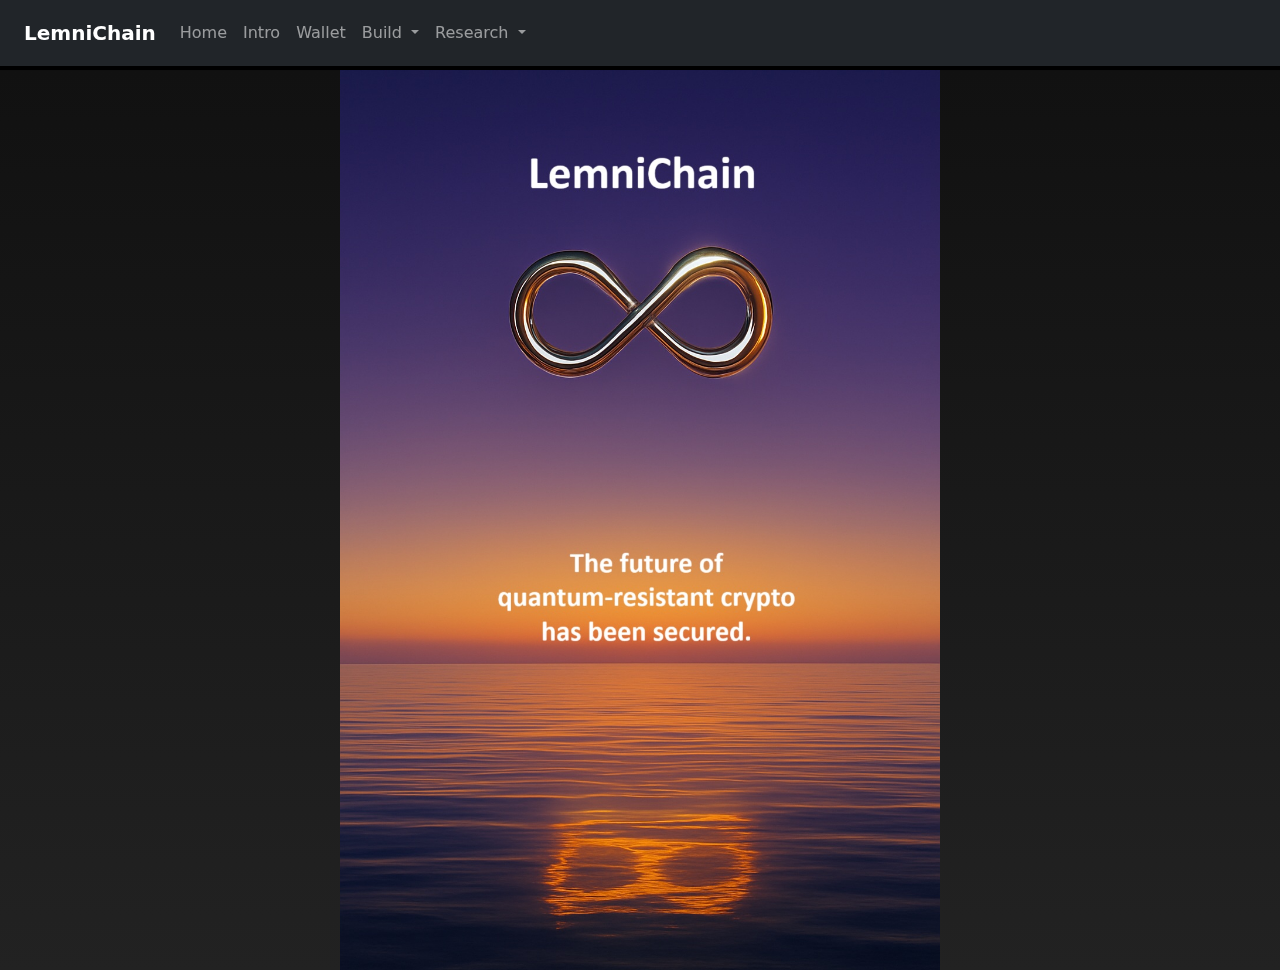
<file: index.html>
<!DOCTYPE html>
<html lang="en">
<head>
  <meta charset="UTF-8" />
  <meta name="viewport" content="width=device-width, initial-scale=1.0" />
  <title>LemniChain</title>

  <!-- Bootstrap CSS -->
  <link href="https://cdn.jsdelivr.net/npm/bootstrap@5.3.0/dist/css/bootstrap.min.css" rel="stylesheet" />

  <!-- Custom styles -->
  <link rel="stylesheet" href="style.css" />

  <style>
    body {
      margin: 0;
      padding: 0;
      background-color: #000;
    }

    .hero {
      width: 100%;
      height: 100vh;
      display: flex;
      align-items: center;
      justify-content: center;
      overflow: hidden;
      position: relative;
    }

    .hero-logo {
      max-width: 100%;
      max-height: 100vh;
      object-fit: contain;
    }

    /* Prevent image from sitting behind navbar initially */
    .spacer {
      height: 70px; /* Adjust this to match the navbar height */
    }

    main {
      padding: 40px 10%;
      color: #fff;
    }
  </style>
</head>
<body>

  <!-- Dynamic Bootstrap Navbar (fixed at top) -->
  <div id="navbar-placeholder" class="fixed-top"></div>

  <!-- Spacer so content below navbar isn't overlapped -->
  <div class="spacer"></div>

  <!-- Hero Section -->
  <header class="hero">
    <img src="logo_reflection_with_text.jpg" alt="Lemni Logo" class="hero-logo" />
  </header>

  <!-- Bootstrap JS -->
  <script src="https://cdn.jsdelivr.net/npm/bootstrap@5.3.0/dist/js/bootstrap.bundle.min.js"></script>

  <!-- Load shared navbar -->
  <script>
    fetch('html/navbar_root.html')
      .then(res => {
        if (!res.ok) throw new Error('Failed to load navbar.html');
        return res.text();
      })
      .then(data => {
        document.getElementById('navbar-placeholder').innerHTML = data;
        // Once loaded, add fixed-top class to the <nav> element inside
        const nav = document.querySelector('#navbar-placeholder nav');
        if (nav) {
          nav.classList.add('fixed-top');
        }
      })
      .catch(err => console.error('Navbar load error:', err));
  </script>

</body>
</html>
</file>
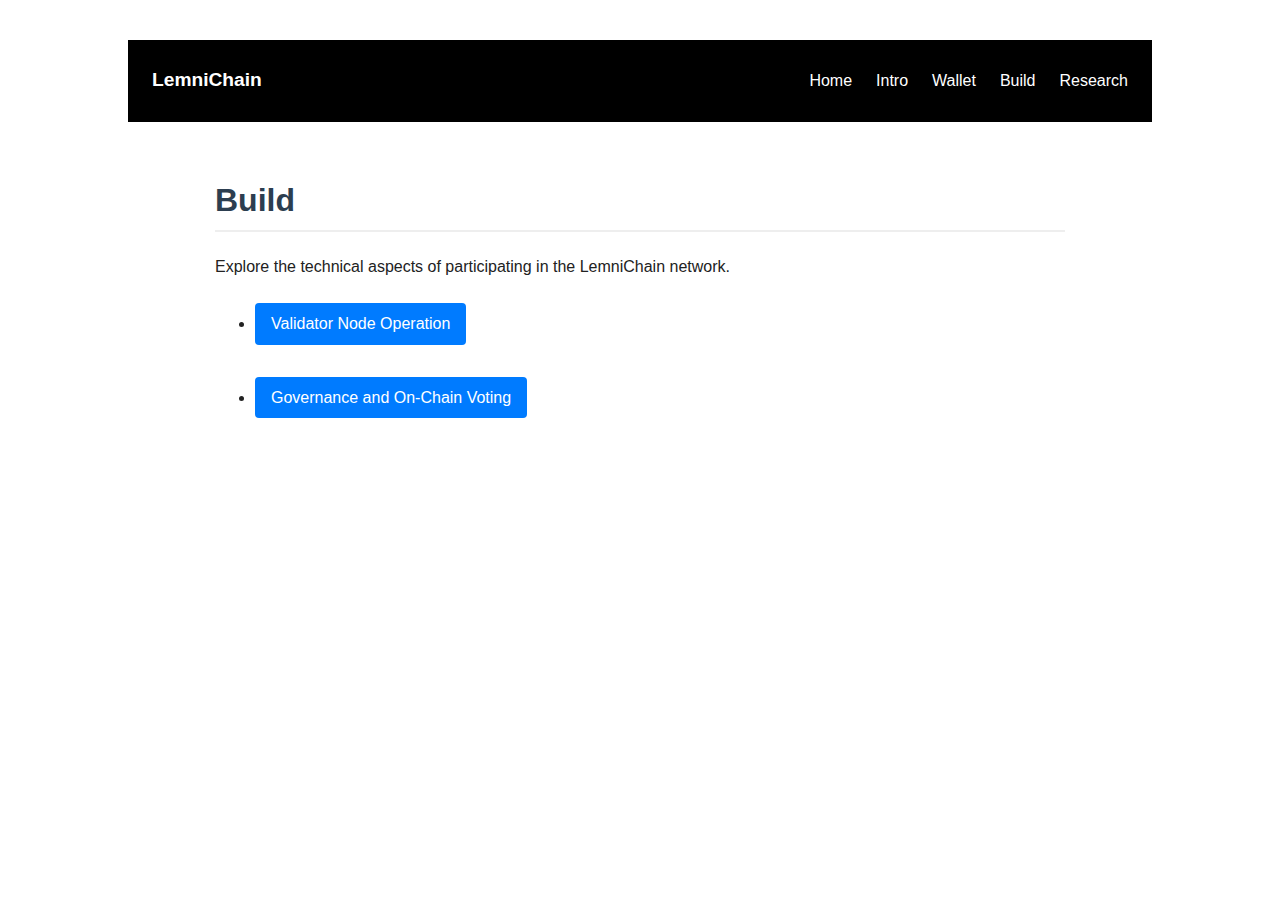
<file: build.html>
<!DOCTYPE html>
<html lang="en">
<head>
  <meta charset="UTF-8">
  <meta name="viewport" content="width=device-width, initial-scale=1.0">
  <title>Build – LemniChain</title>
  <link rel="stylesheet" href="../style.css">
  <script src="../main.js" defer></script>
  <style>
    body {
      font-family: Arial, sans-serif;
      background-color: #fff;
      color: #222;
      margin: 0;
      padding: 40px 10%;
    }
    main {
      max-width: 850px;
      margin: auto;
    }
    h1 {
      color: #2c3e50;
      border-bottom: 2px solid #eee;
      padding-bottom: 0.25rem;
    }
    ul li {
      margin: 1em 0;
    }
    .button-link {
      display: inline-block;
      margin: 0.5rem 0;
      padding: 0.5rem 1rem;
      background-color: #007bff;
      color: white;
      text-decoration: none;
      border-radius: 4px;
    }
    .button-link:hover {
      background-color: #0056b3;
    }
  </style>
</head>
<body>
  <nav class="navbar">
    <div class="navbar-container">
      <div class="navbar-logo"><a href="../index.html" style="color: inherit; text-decoration: none;">LemniChain</a></div>
      <ul class="navbar-links">
        <li><a href="../index.html">Home</a></li>
        <li><a href="intro.html">Intro</a></li>
        <li><a href="wallet.html">Wallet</a></li>
        <li class="dropdown">
          <a href="build.html">Build</a>
          <ul class="dropdown-menu">
            <li><a href="node.html">Node Operation</a></li>
            <li><a href="governance.html">Governance</a></li>
          </ul>
        </li>
        <li class="dropdown">
          <a href="#">Research</a>
          <ul class="dropdown-menu">
            <li><a href="security.html">Security</a></li>
            <li><a href="whitepaper.html">Whitepaper</a></li>
          </ul>
        </li>
      </ul>
    </div>
  </nav>

  <main>
    <h1>Build</h1>
    <p>Explore the technical aspects of participating in the LemniChain network.</p>
    <ul>
      <li><a class="button-link" href="node.html">Validator Node Operation</a></li>
      <li><a class="button-link" href="governance.html">Governance and On-Chain Voting</a></li>
    </ul>
  </main>
</body>
</html>
</file>
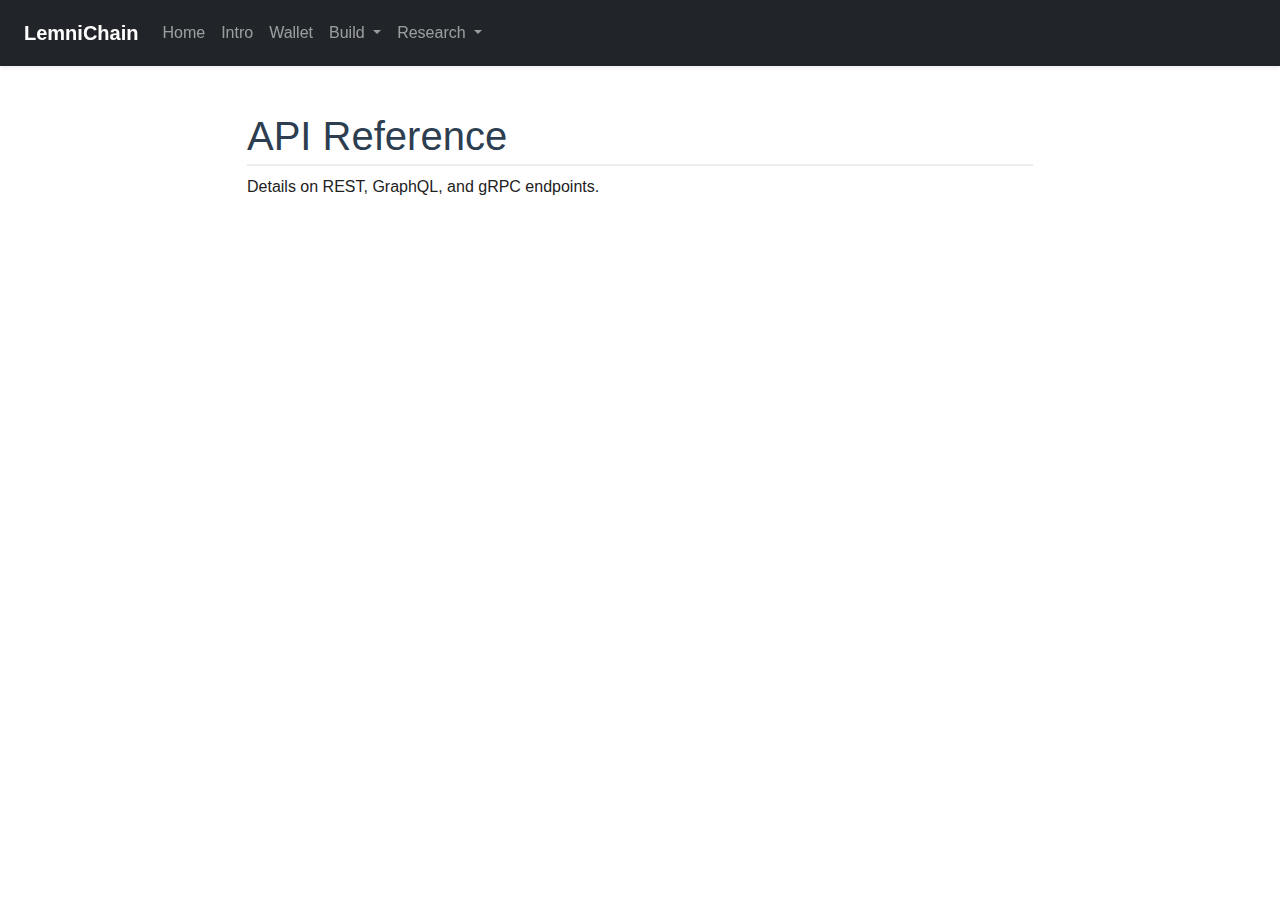
<file: html/api.html>
<!DOCTYPE html>
<html lang="en">
<head>
  <meta charset="UTF-8" />
  <meta name="viewport" content="width=device-width, initial-scale=1.0" />
  <title>API Reference – LemniChain</title>

  <!-- Bootstrap CSS -->
  <link href="https://cdn.jsdelivr.net/npm/bootstrap@5.3.0/dist/css/bootstrap.min.css" rel="stylesheet" />

  <!-- Custom stylesheet -->
  <link rel="stylesheet" href="../style.css" />

  <style>
    body {
      font-family: Arial, sans-serif;
      background-color: #fff;
      color: #222;
      margin: 0;
      padding: 80px 10% 40px; /* top padding for fixed navbar */
    }

    main {
      max-width: 850px;
      margin: auto;
    }

    h1 {
      color: #2c3e50;
      border-bottom: 2px solid #eee;
      padding-bottom: 0.25rem;
    }
  </style>
</head>
<body>

  <!-- Dynamic Bootstrap navbar -->
  <div id="navbar-placeholder" class="fixed-top"></div>

  <main>
    <h1>API Reference</h1>
    <p>Details on REST, GraphQL, and gRPC endpoints.</p>
  </main>

  <!-- Bootstrap JS -->
  <script src="https://cdn.jsdelivr.net/npm/bootstrap@5.3.0/dist/js/bootstrap.bundle.min.js"></script>

  <!-- Load shared navbar -->
  <script>
    fetch('navbar.html')
      .then(res => res.text())
      .then(data => {
        document.getElementById('navbar-placeholder').innerHTML = data;
      })
      .catch(err => console.error('Navbar load error:', err));
  </script>

</body>
</html>
</file>
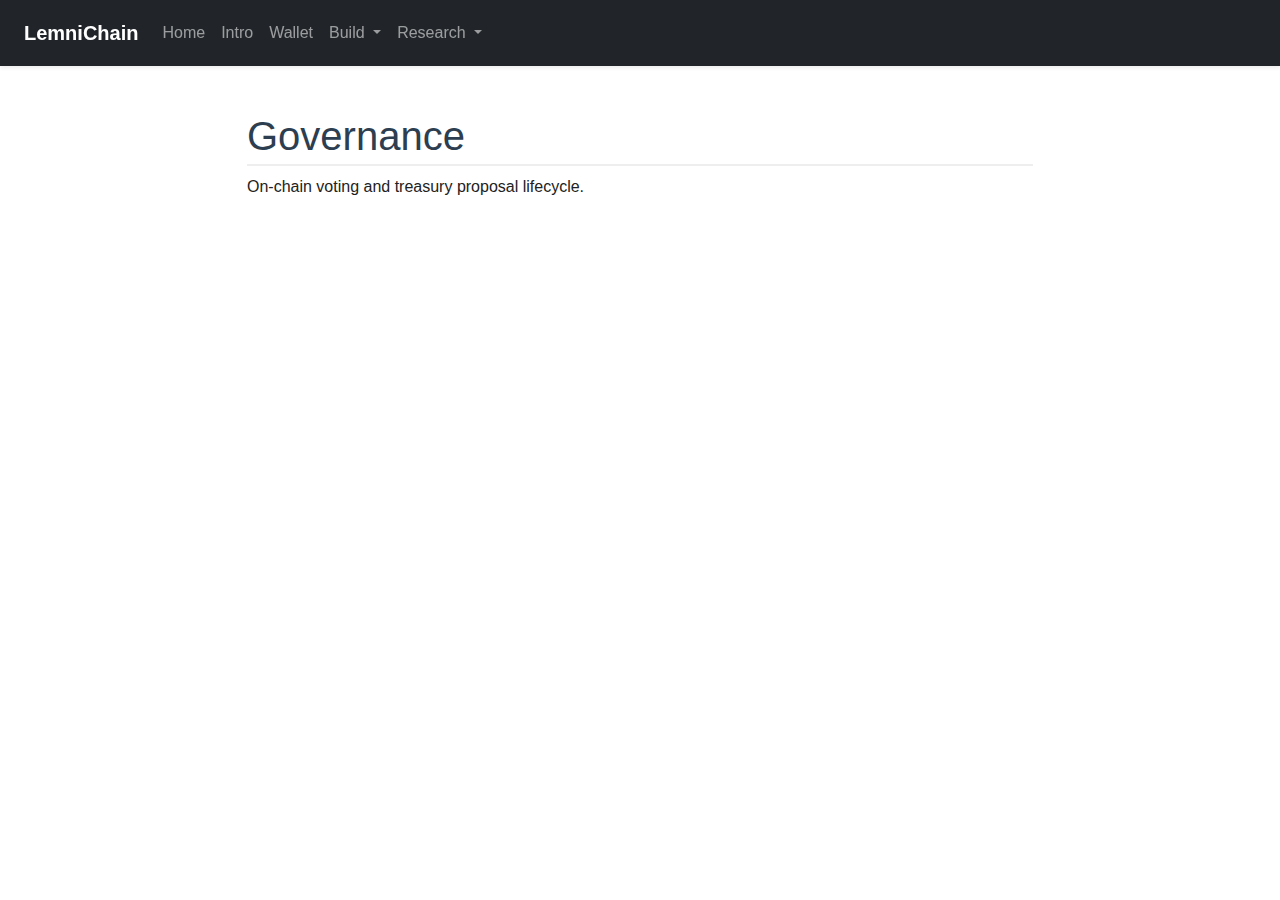
<file: html/governance.html>
<!DOCTYPE html>
<html lang="en">
<head>
  <meta charset="UTF-8">
  <meta name="viewport" content="width=device-width, initial-scale=1.0">
  <title>Governance – LemniChain</title>

  <!-- Bootstrap CSS -->
  <link href="https://cdn.jsdelivr.net/npm/bootstrap@5.3.0/dist/css/bootstrap.min.css" rel="stylesheet" />

  <!-- Custom styles and scripts -->
  <link rel="stylesheet" href="../style.css">
  <script src="../main.js" defer></script>

  <style>
    body {
      font-family: Arial, sans-serif;
      background-color: #fff;
      color: #222;
      margin: 0;
      padding: 80px 10% 40px; /* top padding for fixed navbar */
    }

    main {
      max-width: 850px;
      margin: auto;
    }

    h1 {
      color: #2c3e50;
      border-bottom: 2px solid #eee;
      padding-bottom: 0.25rem;
    }
  </style>
</head>
<body>

  <!-- Dynamic Bootstrap navbar -->
  <div id="navbar-placeholder" class="fixed-top"></div>

  <main>
    <h1>Governance</h1>
    <p>On-chain voting and treasury proposal lifecycle.</p>
  </main>

  <!-- Bootstrap JS -->
  <script src="https://cdn.jsdelivr.net/npm/bootstrap@5.3.0/dist/js/bootstrap.bundle.min.js"></script>

  <!-- Load shared navbar -->
  <script>
    fetch('navbar.html')
      .then(res => res.text())
      .then(data => {
        document.getElementById('navbar-placeholder').innerHTML = data;
      })
      .catch(err => console.error('Navbar load error:', err));
  </script>

</body>
</html>
</file>
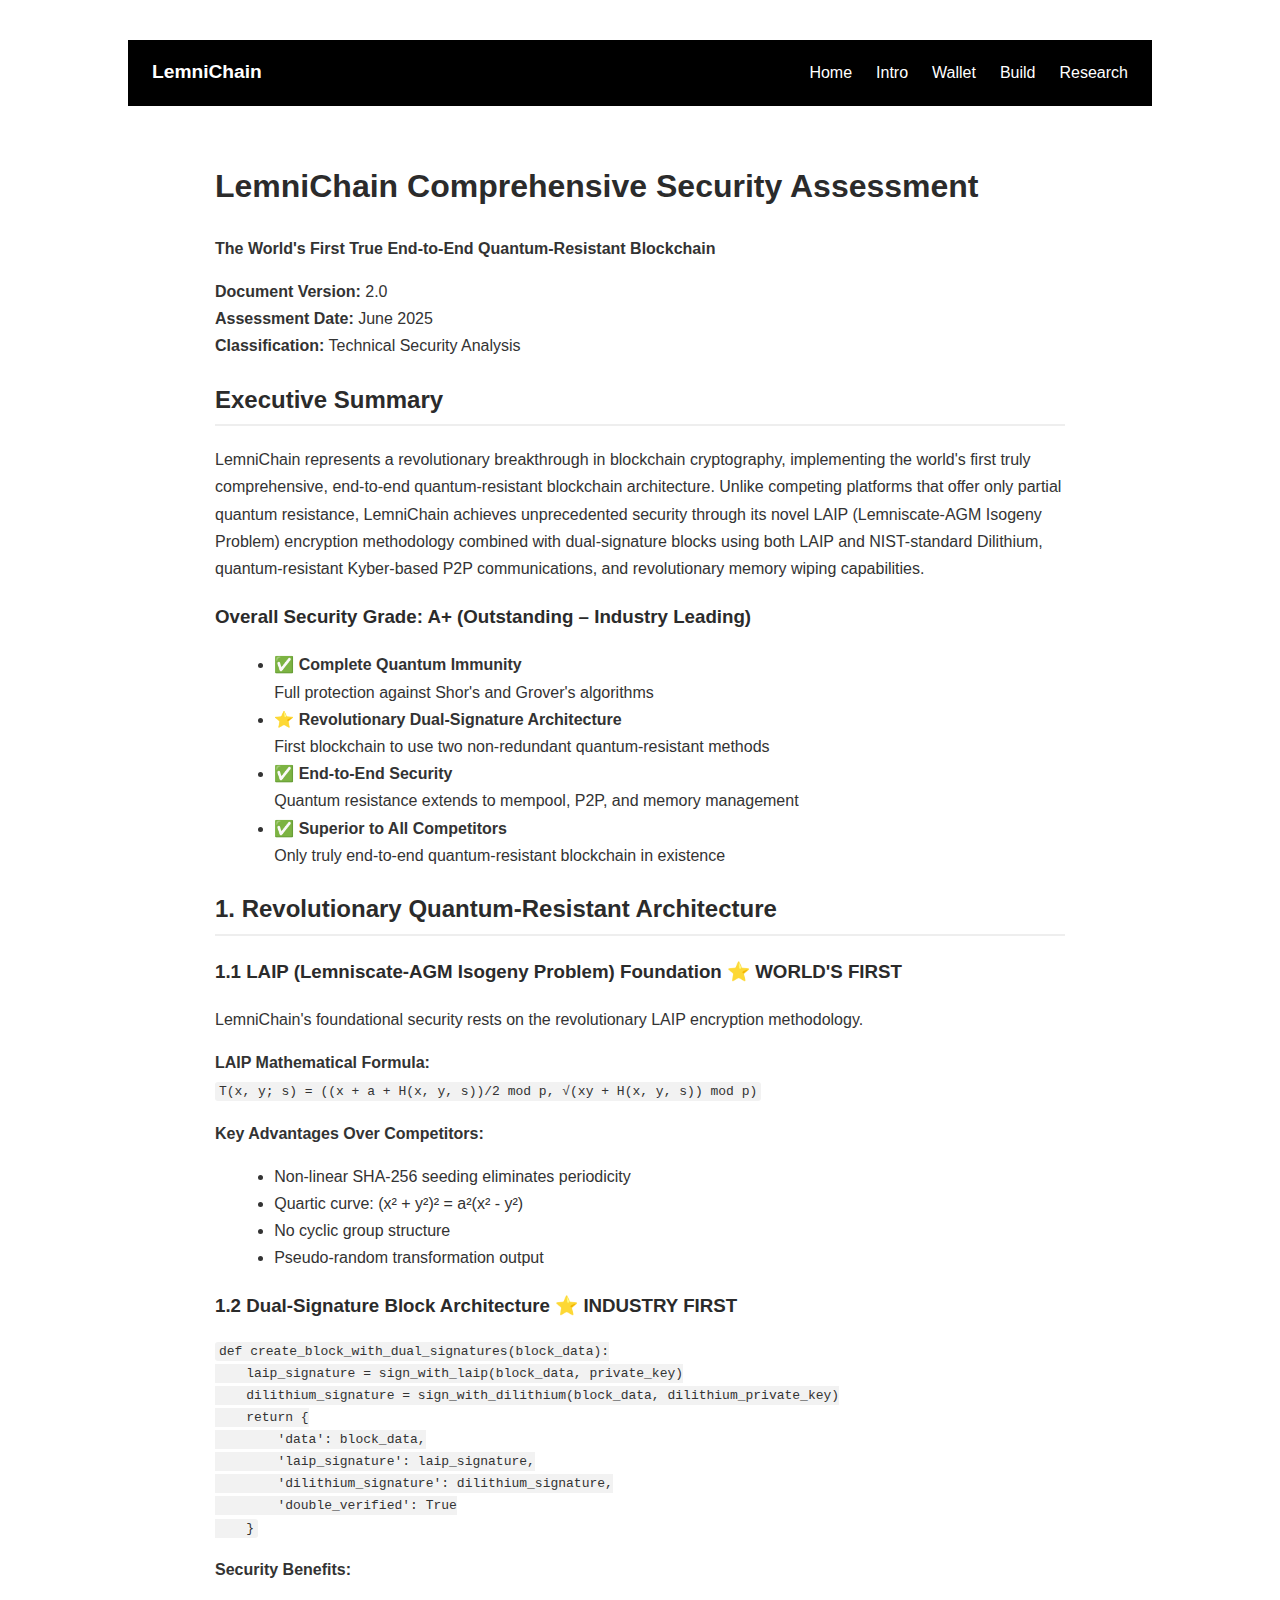
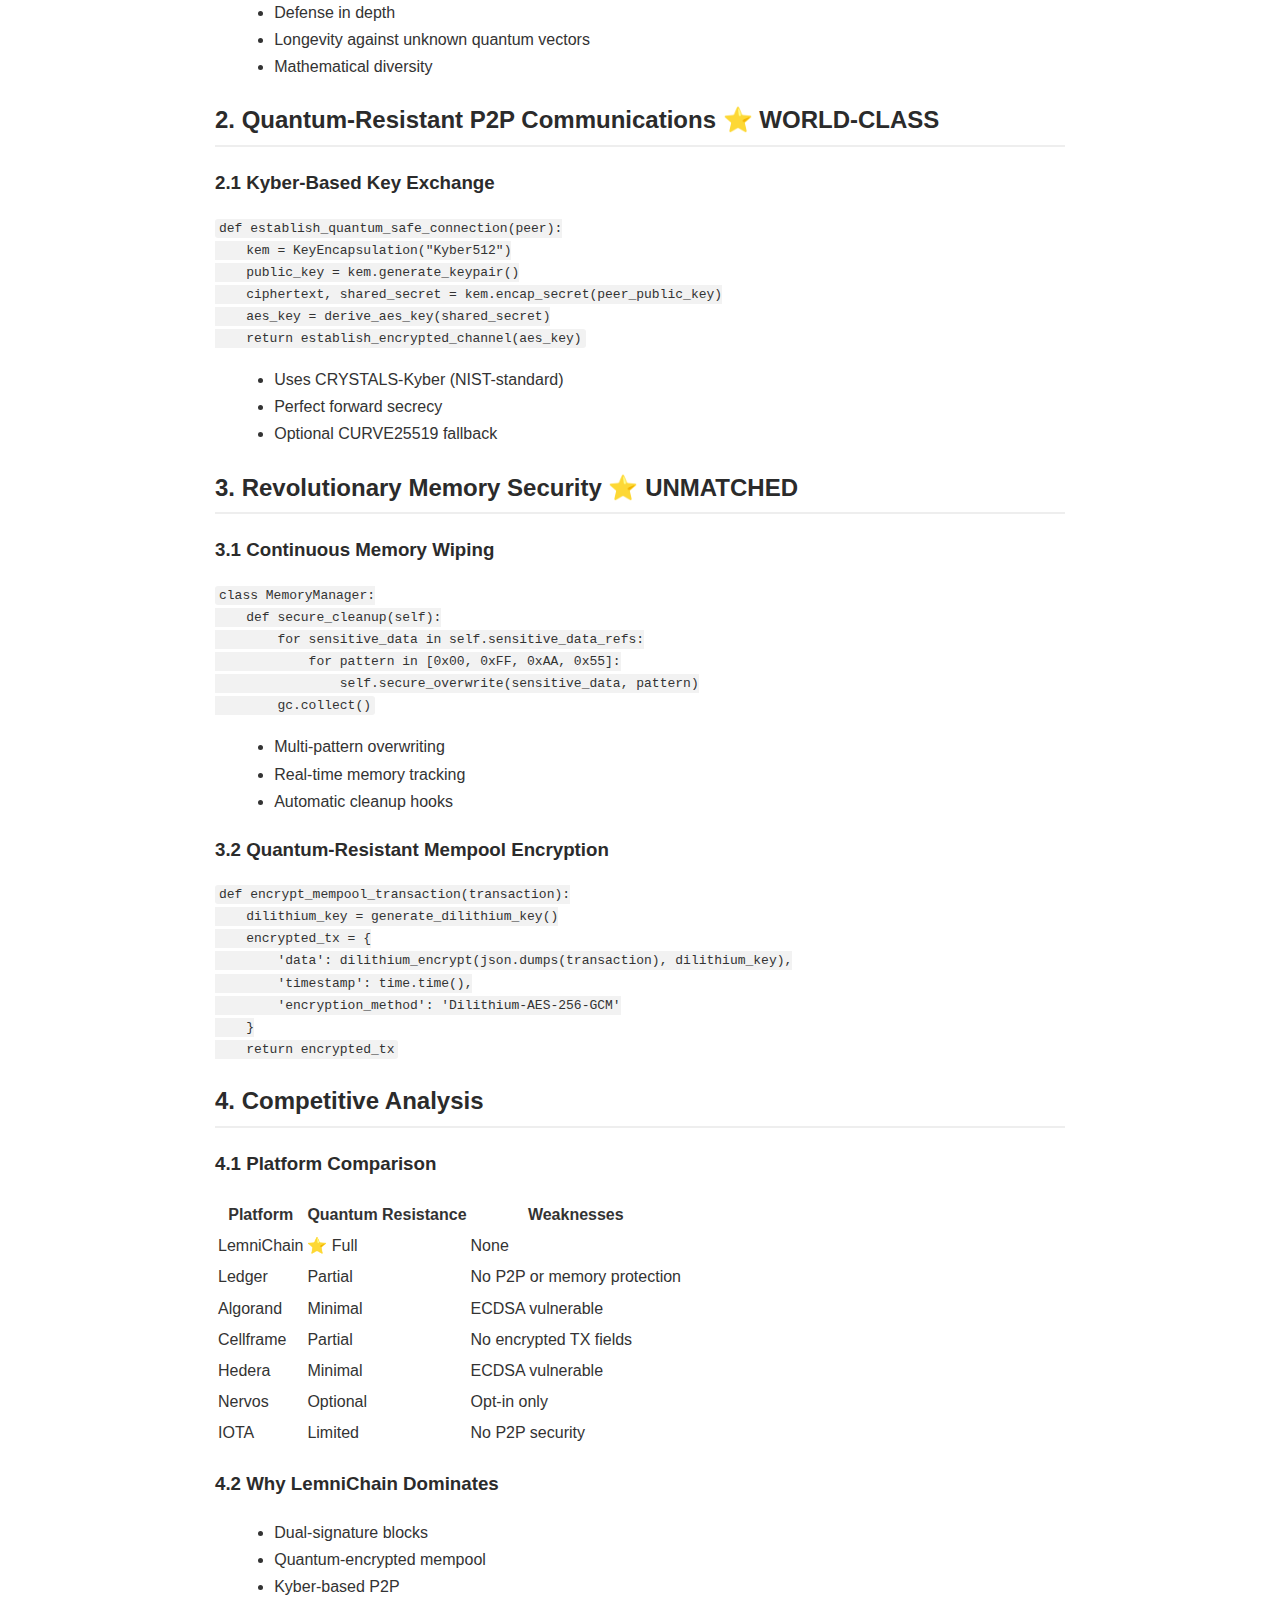
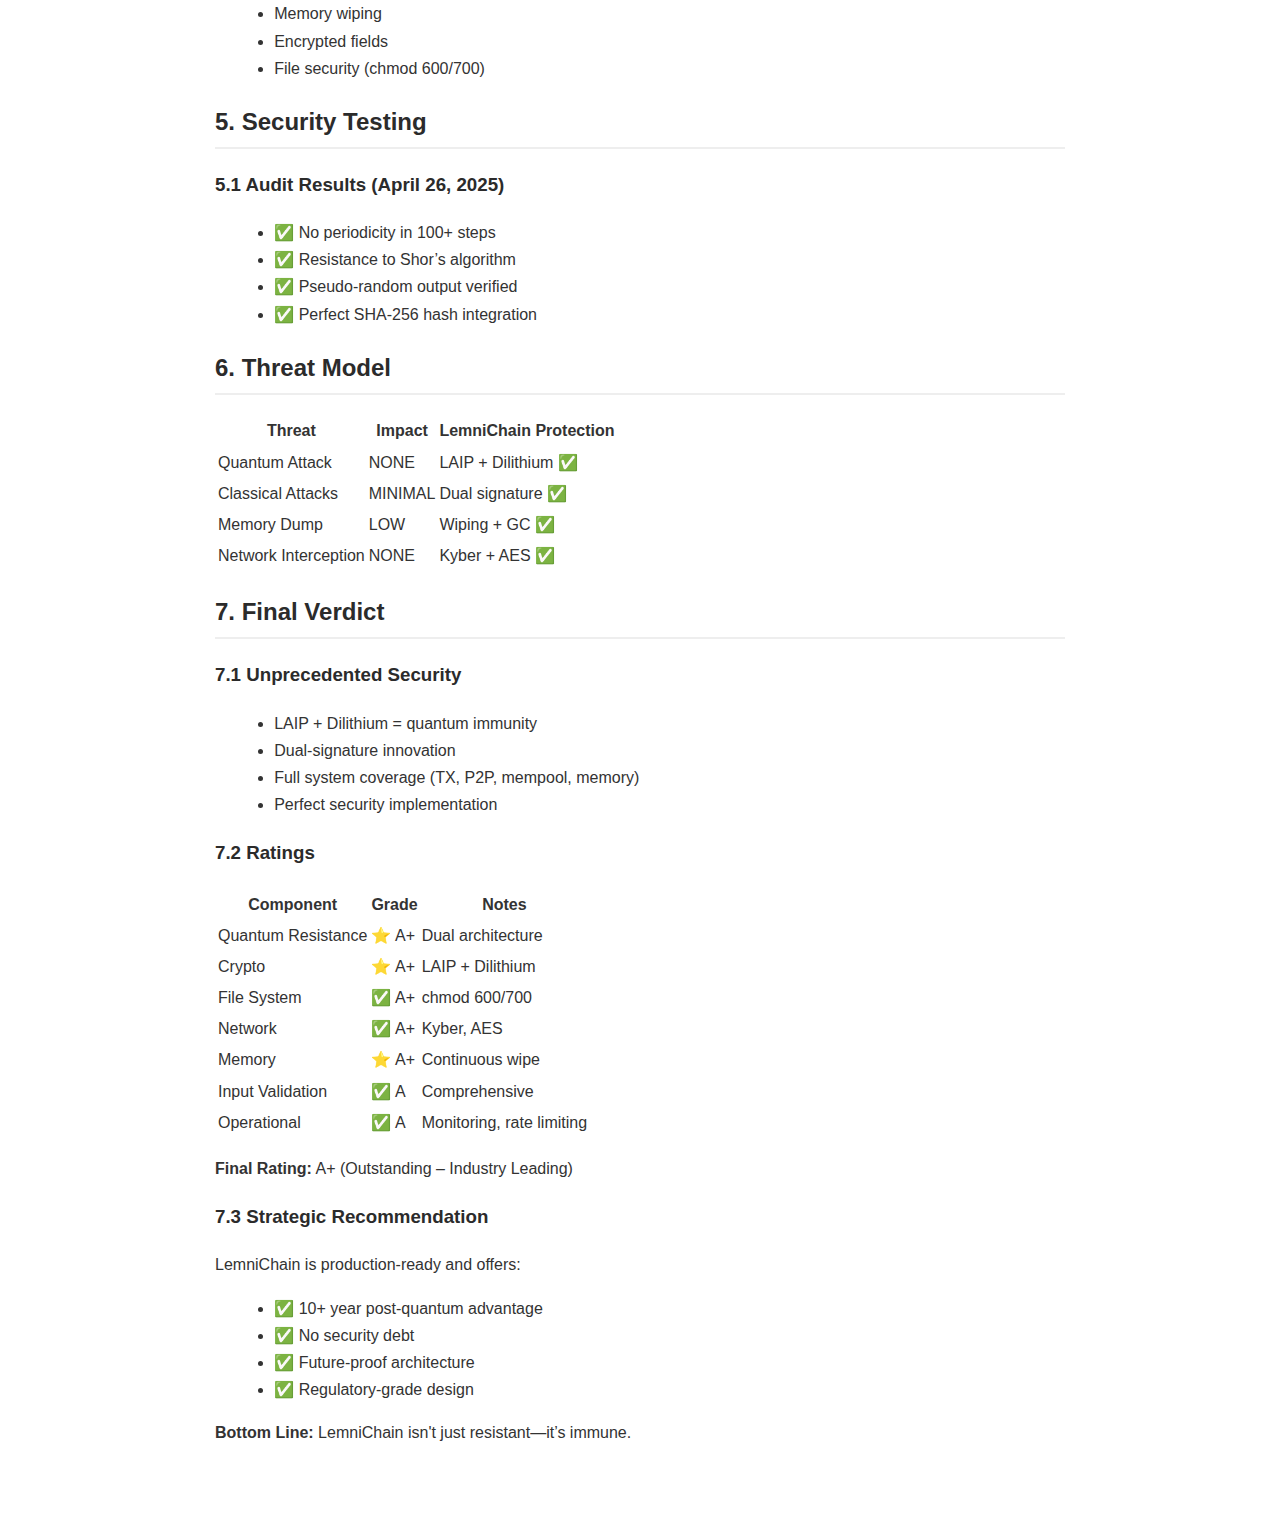
<file: html/intro-orig.html>
<!DOCTYPE html>
<html lang="en">
<head>
  <meta charset="UTF-8" />
  <meta name="viewport" content="width=device-width, initial-scale=1.0" />
  <title>Intro – LemniChain</title>
  <link rel="stylesheet" href="../style.css" />
  <script src="../main.js" defer></script>
  <style>
    body {
      font-family: Arial, sans-serif;
      margin: 0;
      padding: 40px 10%;
      background-color: #fff;
      color: #333;
    }
    main {
      max-width: 850px;
      margin: auto;
      line-height: 1.7;
    }
    h1, h2, h3 {
      color: #2b2b2b;
    }
    ul {
      margin-left: 1.2em;
    }
    code {
      background-color: #f2f2f2;
      padding: 2px 4px;
      font-family: monospace;
      border-radius: 3px;
    }
  </style>
</head>
<body>
  <nav class="navbar">
    <div class="navbar-container">
      <div class="navbar-logo"><a href="../index.html" style="color: inherit; text-decoration: none;">LemniChain</a></div>
      <ul class="navbar-links">
        <li><a href="../index.html">Home</a></li>
        <li><a href="intro.html">Intro</a></li>
        <li><a href="wallet.html">Wallet</a></li>
        <li class="dropdown">
          <a href="#">Build</a>
          <ul class="dropdown-menu">
            <li><a href="node.html">Node Operation</a></li>
            <li><a href="governance.html">Governance</a></li>
          </ul>
        </li>
        <li class="dropdown">
            <span class="dropdown-label">Research</span>
            <ul class="dropdown-menu">
                <li><a href="quantum.html">Quantum Security</a></li>
                <li><a href="security.html">Security Audits</a></li>
                <li><a href="api.html">API Reference</a></li>
            </ul>
        </li>

       </ul>
    </div>
  </nav>

  <main>
<h1>LemniChain Comprehensive Security Assessment</h1>
<p><strong>The World's First True End-to-End Quantum-Resistant Blockchain</strong></p>
<p><strong>Document Version:</strong> 2.0<br><strong>Assessment Date:</strong> June 2025<br><strong>Classification:</strong> Technical Security Analysis</p>

<h2>Executive Summary</h2>
<p>LemniChain represents a revolutionary breakthrough in blockchain cryptography, implementing the world's first truly comprehensive, end-to-end quantum-resistant blockchain architecture. Unlike competing platforms that offer only partial quantum resistance, LemniChain achieves unprecedented security through its novel LAIP (Lemniscate-AGM Isogeny Problem) encryption methodology combined with dual-signature blocks using both LAIP and NIST-standard Dilithium, quantum-resistant Kyber-based P2P communications, and revolutionary memory wiping capabilities.</p>

<h3>Overall Security Grade: A+ (Outstanding – Industry Leading)</h3>
<ul>
<li>✅ <strong>Complete Quantum Immunity</strong><br>Full protection against Shor's and Grover's algorithms</li>
<li>⭐ <strong>Revolutionary Dual-Signature Architecture</strong><br>First blockchain to use two non-redundant quantum-resistant methods</li>
<li>✅ <strong>End-to-End Security</strong><br>Quantum resistance extends to mempool, P2P, and memory management</li>
<li>✅ <strong>Superior to All Competitors</strong><br>Only truly end-to-end quantum-resistant blockchain in existence</li>
</ul>

<h2>1. Revolutionary Quantum-Resistant Architecture</h2>
<h3>1.1 LAIP (Lemniscate-AGM Isogeny Problem) Foundation ⭐ WORLD'S FIRST</h3>
<p>LemniChain's foundational security rests on the revolutionary LAIP encryption methodology.</p>
<p><strong>LAIP Mathematical Formula:</strong><br>
<code>T(x, y; s) = ((x + a + H(x, y, s))/2 mod p, √(xy + H(x, y, s)) mod p)</code></p>
<p><strong>Key Advantages Over Competitors:</strong></p>
<ul>
<li>Non-linear SHA-256 seeding eliminates periodicity</li>
<li>Quartic curve: (x² + y²)² = a²(x² - y²)</li>
<li>No cyclic group structure</li>
<li>Pseudo-random transformation output</li>
</ul>

<h3>1.2 Dual-Signature Block Architecture ⭐ INDUSTRY FIRST</h3>
<pre><code>def create_block_with_dual_signatures(block_data):
    laip_signature = sign_with_laip(block_data, private_key)
    dilithium_signature = sign_with_dilithium(block_data, dilithium_private_key)
    return {
        'data': block_data,
        'laip_signature': laip_signature,
        'dilithium_signature': dilithium_signature,
        'double_verified': True
    }
</code></pre>
<p><strong>Security Benefits:</strong></p>
<ul>
<li>Defense in depth</li>
<li>Longevity against unknown quantum vectors</li>
<li>Mathematical diversity</li>
</ul>

<h2>2. Quantum-Resistant P2P Communications ⭐ WORLD-CLASS</h2>
<h3>2.1 Kyber-Based Key Exchange</h3>
<pre><code>def establish_quantum_safe_connection(peer):
    kem = KeyEncapsulation("Kyber512")
    public_key = kem.generate_keypair()
    ciphertext, shared_secret = kem.encap_secret(peer_public_key)
    aes_key = derive_aes_key(shared_secret)
    return establish_encrypted_channel(aes_key)
</code></pre>
<ul>
<li>Uses CRYSTALS-Kyber (NIST-standard)</li>
<li>Perfect forward secrecy</li>
<li>Optional CURVE25519 fallback</li>
</ul>

<h2>3. Revolutionary Memory Security ⭐ UNMATCHED</h2>
<h3>3.1 Continuous Memory Wiping</h3>
<pre><code>class MemoryManager:
    def secure_cleanup(self):
        for sensitive_data in self.sensitive_data_refs:
            for pattern in [0x00, 0xFF, 0xAA, 0x55]:
                self.secure_overwrite(sensitive_data, pattern)
        gc.collect()
</code></pre>
<ul>
<li>Multi-pattern overwriting</li>
<li>Real-time memory tracking</li>
<li>Automatic cleanup hooks</li>
</ul>

<h3>3.2 Quantum-Resistant Mempool Encryption</h3>
<pre><code>def encrypt_mempool_transaction(transaction):
    dilithium_key = generate_dilithium_key()
    encrypted_tx = {
        'data': dilithium_encrypt(json.dumps(transaction), dilithium_key),
        'timestamp': time.time(),
        'encryption_method': 'Dilithium-AES-256-GCM'
    }
    return encrypted_tx
</code></pre>

<h2>4. Competitive Analysis</h2>
<h3>4.1 Platform Comparison</h3>
<table>
<tr><th>Platform</th><th>Quantum Resistance</th><th>Weaknesses</th></tr>
<tr><td>LemniChain</td><td>⭐ Full</td><td>None</td></tr>
<tr><td>Ledger</td><td>Partial</td><td>No P2P or memory protection</td></tr>
<tr><td>Algorand</td><td>Minimal</td><td>ECDSA vulnerable</td></tr>
<tr><td>Cellframe</td><td>Partial</td><td>No encrypted TX fields</td></tr>
<tr><td>Hedera</td><td>Minimal</td><td>ECDSA vulnerable</td></tr>
<tr><td>Nervos</td><td>Optional</td><td>Opt-in only</td></tr>
<tr><td>IOTA</td><td>Limited</td><td>No P2P security</td></tr>
</table>

<h3>4.2 Why LemniChain Dominates</h3>
<ul>
<li>Dual-signature blocks</li>
<li>Quantum-encrypted mempool</li>
<li>Kyber-based P2P</li>
<li>Memory wiping</li>
<li>Encrypted fields</li>
<li>File security (chmod 600/700)</li>
</ul>

<h2>5. Security Testing</h2>
<h3>5.1 Audit Results (April 26, 2025)</h3>
<ul>
<li>✅ No periodicity in 100+ steps</li>
<li>✅ Resistance to Shor’s algorithm</li>
<li>✅ Pseudo-random output verified</li>
<li>✅ Perfect SHA-256 hash integration</li>
</ul>

<h2>6. Threat Model</h2>
<table>
<tr><th>Threat</th><th>Impact</th><th>LemniChain Protection</th></tr>
<tr><td>Quantum Attack</td><td>NONE</td><td>LAIP + Dilithium ✅</td></tr>
<tr><td>Classical Attacks</td><td>MINIMAL</td><td>Dual signature ✅</td></tr>
<tr><td>Memory Dump</td><td>LOW</td><td>Wiping + GC ✅</td></tr>
<tr><td>Network Interception</td><td>NONE</td><td>Kyber + AES ✅</td></tr>
</table>

<h2>7. Final Verdict</h2>
<h3>7.1 Unprecedented Security</h3>
<ul>
<li>LAIP + Dilithium = quantum immunity</li>
<li>Dual-signature innovation</li>
<li>Full system coverage (TX, P2P, mempool, memory)</li>
<li>Perfect security implementation</li>
</ul>

<h3>7.2 Ratings</h3>
<table>
<tr><th>Component</th><th>Grade</th><th>Notes</th></tr>
<tr><td>Quantum Resistance</td><td>⭐ A+</td><td>Dual architecture</td></tr>
<tr><td>Crypto</td><td>⭐ A+</td><td>LAIP + Dilithium</td></tr>
<tr><td>File System</td><td>✅ A+</td><td>chmod 600/700</td></tr>
<tr><td>Network</td><td>✅ A+</td><td>Kyber, AES</td></tr>
<tr><td>Memory</td><td>⭐ A+</td><td>Continuous wipe</td></tr>
<tr><td>Input Validation</td><td>✅ A</td><td>Comprehensive</td></tr>
<tr><td>Operational</td><td>✅ A</td><td>Monitoring, rate limiting</td></tr>
</table>
<p><strong>Final Rating:</strong> A+ (Outstanding – Industry Leading)</p>

<h3>7.3 Strategic Recommendation</h3>
<p>LemniChain is production-ready and offers:</p>
<ul>
<li>✅ 10+ year post-quantum advantage</li>
<li>✅ No security debt</li>
<li>✅ Future-proof architecture</li>
<li>✅ Regulatory-grade design</li>
</ul>
<p><strong>Bottom Line:</strong> LemniChain isn't just resistant—it’s immune.</p>
</main>
</body>
</html>
</file>
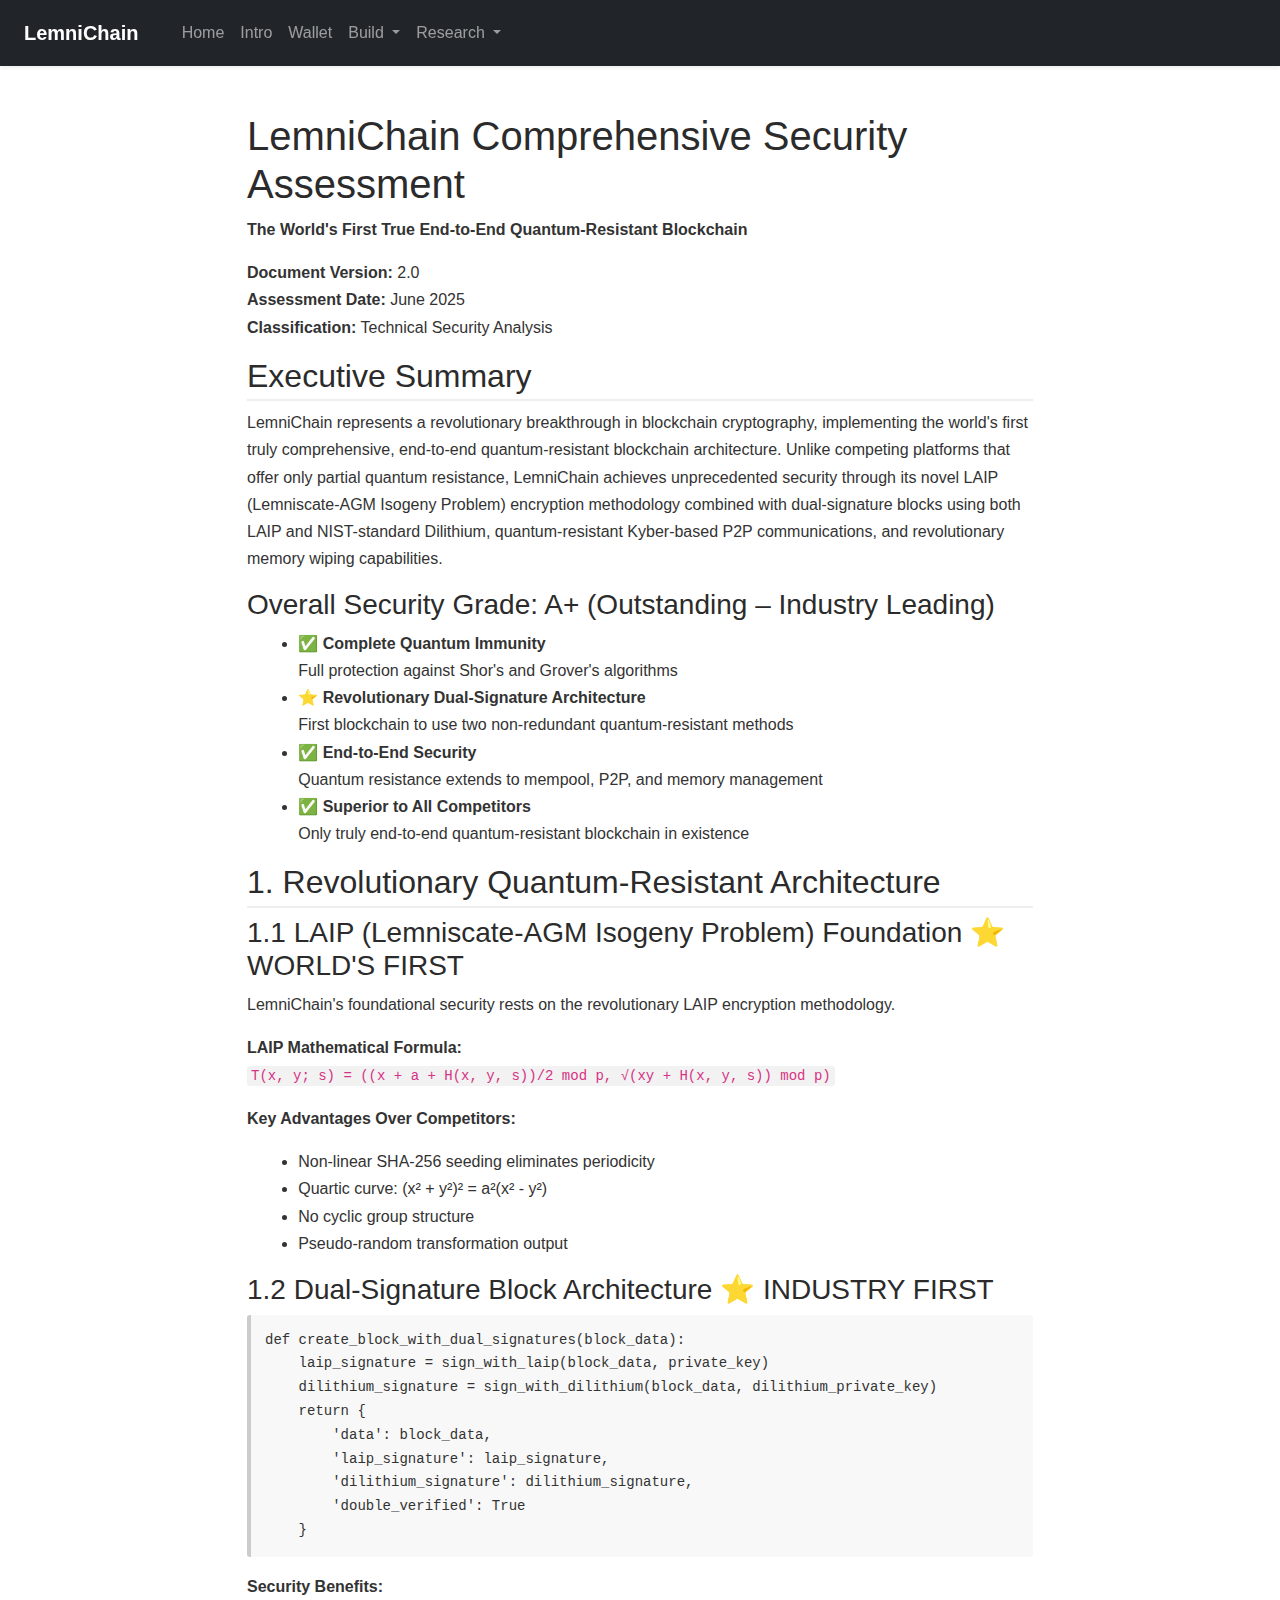
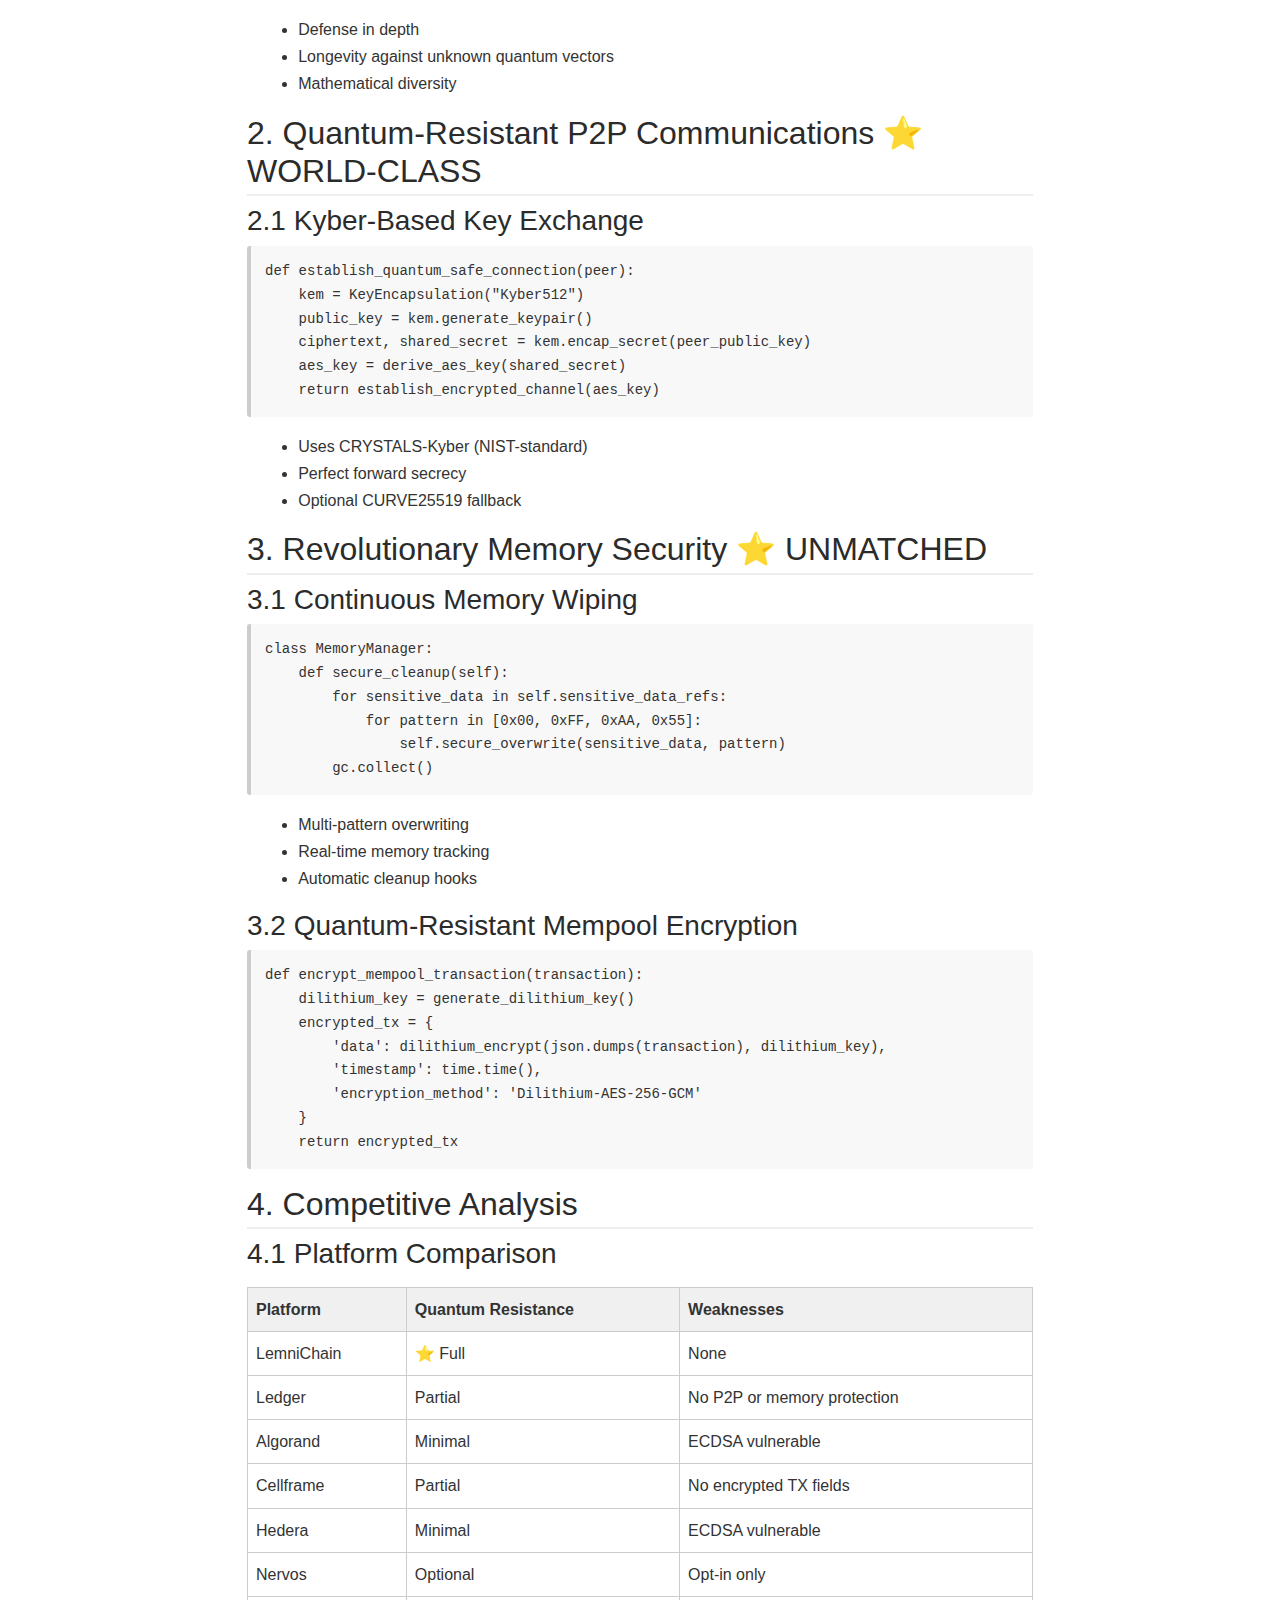
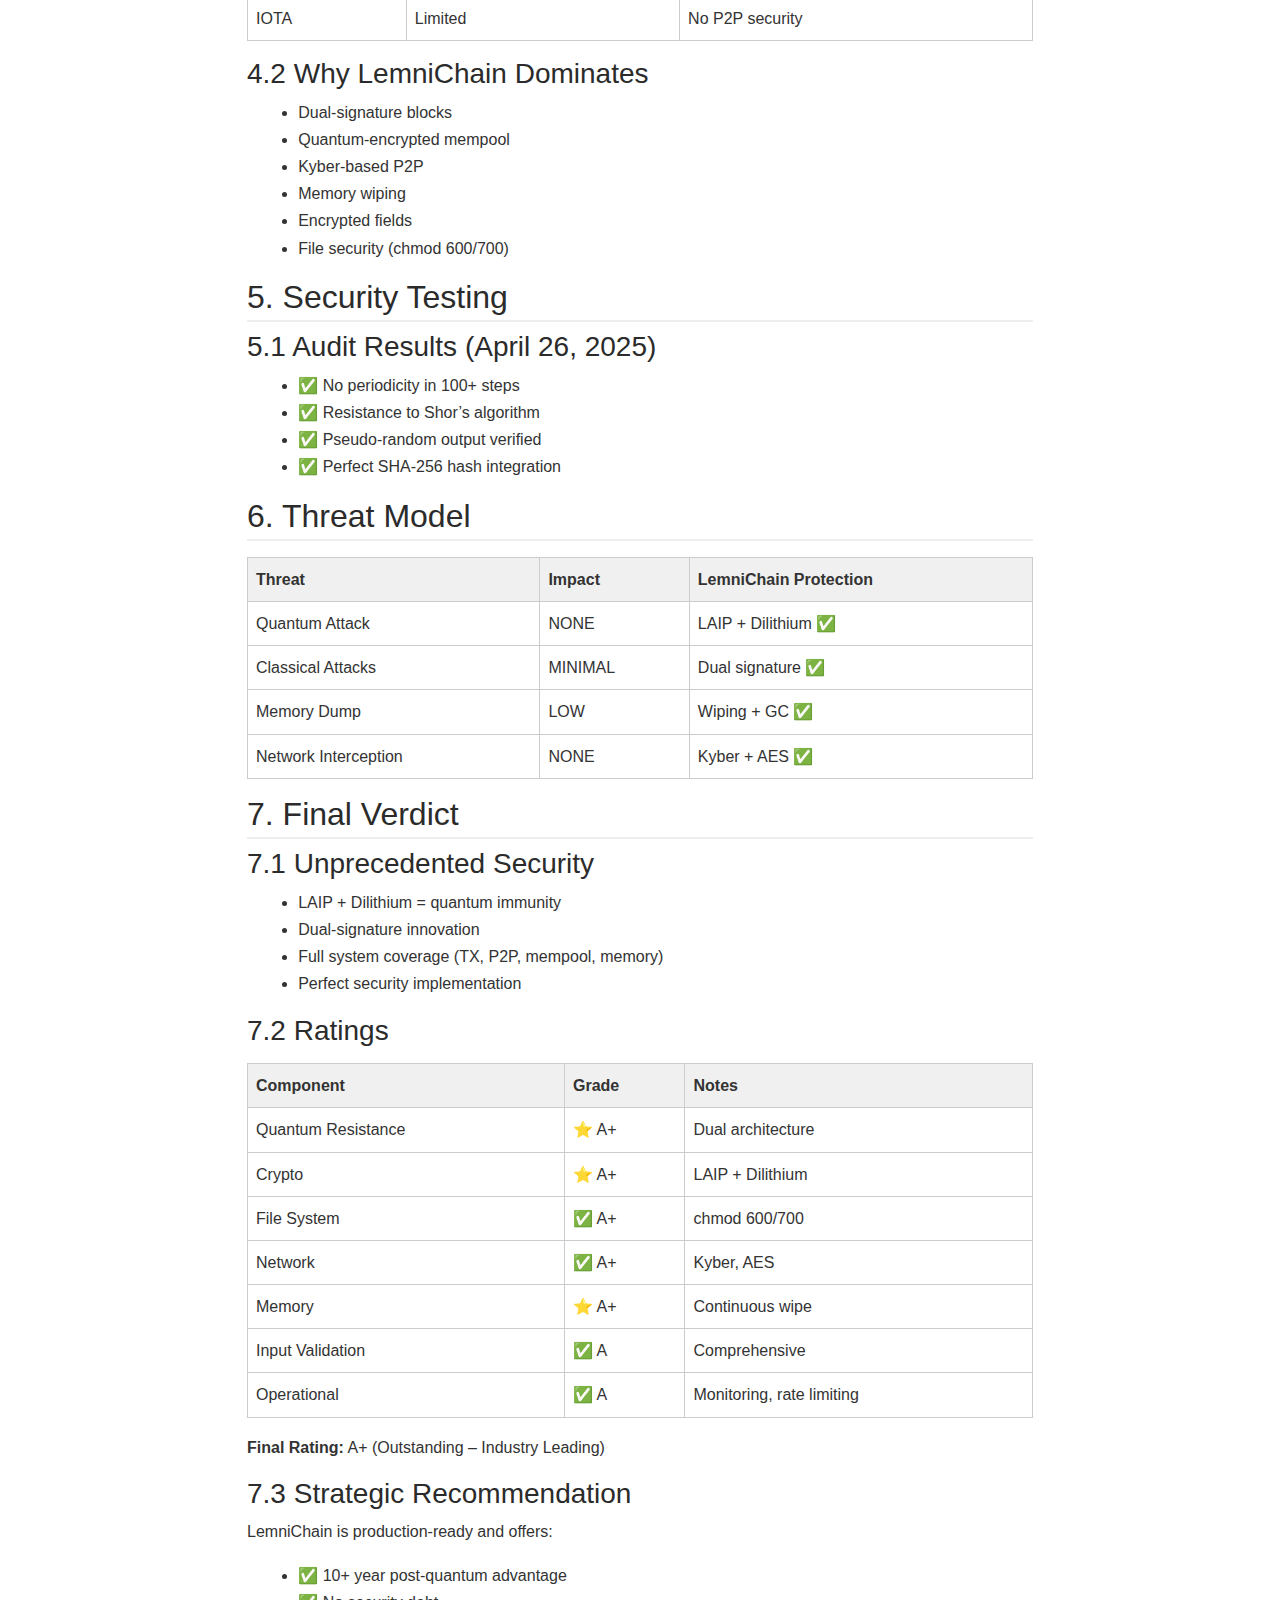
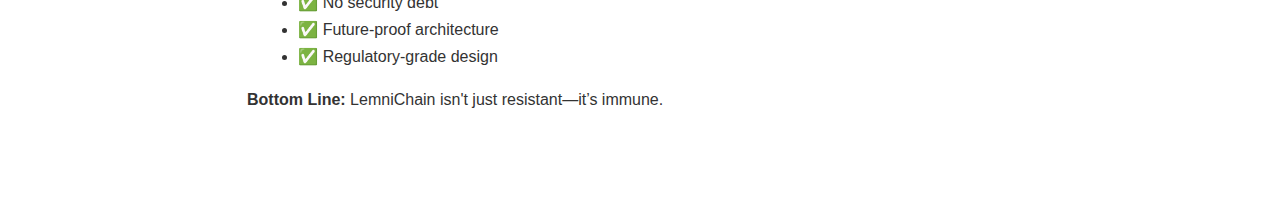
<file: html/intro.html>
<!DOCTYPE html>
<html lang="en">
<head>
  <meta charset="UTF-8" />
  <meta name="viewport" content="width=device-width, initial-scale=1.0" />
  <title>Intro – LemniChain</title>

  <!-- Bootstrap CSS -->
  <link href="https://cdn.jsdelivr.net/npm/bootstrap@5.3.0/dist/css/bootstrap.min.css" rel="stylesheet" />

  <!-- Your existing stylesheet and script -->
  <link rel="stylesheet" href="../style.css" />
  <script src="../main.js" defer></script>

  <style>
    body {
      font-family: Arial, sans-serif;
      margin: 0;
      padding: 80px 10% 40px;
      background-color: #fff;
      color: #333;
    }

    main {
      max-width: 850px;
      margin: auto;
      line-height: 1.7;
    }

    h1, h2, h3 {
      color: #2b2b2b;
    }

    ul {
      margin-left: 1.2em;
    }

    code {
      background-color: #f2f2f2;
      padding: 2px 4px;
      font-family: monospace;
      border-radius: 3px;
    }

    pre code {
      display: block;
      padding: 1em;
      overflow-x: auto;
      background-color: #f8f8f8;
      border-left: 4px solid #ccc;
    }

    table {
      border-collapse: collapse;
      width: 100%;
      margin: 1em 0;
    }

    table, th, td {
      border: 1px solid #ccc;
      padding: 8px;
      text-align: left;
    }

    th {
      background-color: #f0f0f0;
    }
  </style>
</head>
<body>

  <!-- Shared dynamic navbar -->
  <div id="navbar-placeholder" class="fixed-top"></div>

  <main>
<h1>LemniChain Comprehensive Security Assessment</h1>
<p><strong>The World's First True End-to-End Quantum-Resistant Blockchain</strong></p>
<p><strong>Document Version:</strong> 2.0<br><strong>Assessment Date:</strong> June 2025<br><strong>Classification:</strong> Technical Security Analysis</p>

<h2>Executive Summary</h2>
<p>LemniChain represents a revolutionary breakthrough in blockchain cryptography, implementing the world's first truly comprehensive, end-to-end quantum-resistant blockchain architecture. Unlike competing platforms that offer only partial quantum resistance, LemniChain achieves unprecedented security through its novel LAIP (Lemniscate-AGM Isogeny Problem) encryption methodology combined with dual-signature blocks using both LAIP and NIST-standard Dilithium, quantum-resistant Kyber-based P2P communications, and revolutionary memory wiping capabilities.</p>

<h3>Overall Security Grade: A+ (Outstanding – Industry Leading)</h3>
<ul>
<li>✅ <strong>Complete Quantum Immunity</strong><br>Full protection against Shor's and Grover's algorithms</li>
<li>⭐ <strong>Revolutionary Dual-Signature Architecture</strong><br>First blockchain to use two non-redundant quantum-resistant methods</li>
<li>✅ <strong>End-to-End Security</strong><br>Quantum resistance extends to mempool, P2P, and memory management</li>
<li>✅ <strong>Superior to All Competitors</strong><br>Only truly end-to-end quantum-resistant blockchain in existence</li>
</ul>

<h2>1. Revolutionary Quantum-Resistant Architecture</h2>
<h3>1.1 LAIP (Lemniscate-AGM Isogeny Problem) Foundation ⭐ WORLD'S FIRST</h3>
<p>LemniChain's foundational security rests on the revolutionary LAIP encryption methodology.</p>
<p><strong>LAIP Mathematical Formula:</strong><br>
<code>T(x, y; s) = ((x + a + H(x, y, s))/2 mod p, √(xy + H(x, y, s)) mod p)</code></p>
<p><strong>Key Advantages Over Competitors:</strong></p>
<ul>
<li>Non-linear SHA-256 seeding eliminates periodicity</li>
<li>Quartic curve: (x² + y²)² = a²(x² - y²)</li>
<li>No cyclic group structure</li>
<li>Pseudo-random transformation output</li>
</ul>

<h3>1.2 Dual-Signature Block Architecture ⭐ INDUSTRY FIRST</h3>
<pre><code>def create_block_with_dual_signatures(block_data):
    laip_signature = sign_with_laip(block_data, private_key)
    dilithium_signature = sign_with_dilithium(block_data, dilithium_private_key)
    return {
        'data': block_data,
        'laip_signature': laip_signature,
        'dilithium_signature': dilithium_signature,
        'double_verified': True
    }
</code></pre>
<p><strong>Security Benefits:</strong></p>
<ul>
<li>Defense in depth</li>
<li>Longevity against unknown quantum vectors</li>
<li>Mathematical diversity</li>
</ul>

<h2>2. Quantum-Resistant P2P Communications ⭐ WORLD-CLASS</h2>
<h3>2.1 Kyber-Based Key Exchange</h3>
<pre><code>def establish_quantum_safe_connection(peer):
    kem = KeyEncapsulation("Kyber512")
    public_key = kem.generate_keypair()
    ciphertext, shared_secret = kem.encap_secret(peer_public_key)
    aes_key = derive_aes_key(shared_secret)
    return establish_encrypted_channel(aes_key)
</code></pre>
<ul>
<li>Uses CRYSTALS-Kyber (NIST-standard)</li>
<li>Perfect forward secrecy</li>
<li>Optional CURVE25519 fallback</li>
</ul>

<h2>3. Revolutionary Memory Security ⭐ UNMATCHED</h2>
<h3>3.1 Continuous Memory Wiping</h3>
<pre><code>class MemoryManager:
    def secure_cleanup(self):
        for sensitive_data in self.sensitive_data_refs:
            for pattern in [0x00, 0xFF, 0xAA, 0x55]:
                self.secure_overwrite(sensitive_data, pattern)
        gc.collect()
</code></pre>
<ul>
<li>Multi-pattern overwriting</li>
<li>Real-time memory tracking</li>
<li>Automatic cleanup hooks</li>
</ul>

<h3>3.2 Quantum-Resistant Mempool Encryption</h3>
<pre><code>def encrypt_mempool_transaction(transaction):
    dilithium_key = generate_dilithium_key()
    encrypted_tx = {
        'data': dilithium_encrypt(json.dumps(transaction), dilithium_key),
        'timestamp': time.time(),
        'encryption_method': 'Dilithium-AES-256-GCM'
    }
    return encrypted_tx
</code></pre>

<h2>4. Competitive Analysis</h2>
<h3>4.1 Platform Comparison</h3>
<table>
<tr><th>Platform</th><th>Quantum Resistance</th><th>Weaknesses</th></tr>
<tr><td>LemniChain</td><td>⭐ Full</td><td>None</td></tr>
<tr><td>Ledger</td><td>Partial</td><td>No P2P or memory protection</td></tr>
<tr><td>Algorand</td><td>Minimal</td><td>ECDSA vulnerable</td></tr>
<tr><td>Cellframe</td><td>Partial</td><td>No encrypted TX fields</td></tr>
<tr><td>Hedera</td><td>Minimal</td><td>ECDSA vulnerable</td></tr>
<tr><td>Nervos</td><td>Optional</td><td>Opt-in only</td></tr>
<tr><td>IOTA</td><td>Limited</td><td>No P2P security</td></tr>
</table>

<h3>4.2 Why LemniChain Dominates</h3>
<ul>
<li>Dual-signature blocks</li>
<li>Quantum-encrypted mempool</li>
<li>Kyber-based P2P</li>
<li>Memory wiping</li>
<li>Encrypted fields</li>
<li>File security (chmod 600/700)</li>
</ul>

<h2>5. Security Testing</h2>
<h3>5.1 Audit Results (April 26, 2025)</h3>
<ul>
<li>✅ No periodicity in 100+ steps</li>
<li>✅ Resistance to Shor’s algorithm</li>
<li>✅ Pseudo-random output verified</li>
<li>✅ Perfect SHA-256 hash integration</li>
</ul>

<h2>6. Threat Model</h2>
<table>
<tr><th>Threat</th><th>Impact</th><th>LemniChain Protection</th></tr>
<tr><td>Quantum Attack</td><td>NONE</td><td>LAIP + Dilithium ✅</td></tr>
<tr><td>Classical Attacks</td><td>MINIMAL</td><td>Dual signature ✅</td></tr>
<tr><td>Memory Dump</td><td>LOW</td><td>Wiping + GC ✅</td></tr>
<tr><td>Network Interception</td><td>NONE</td><td>Kyber + AES ✅</td></tr>
</table>

<h2>7. Final Verdict</h2>
<h3>7.1 Unprecedented Security</h3>
<ul>
<li>LAIP + Dilithium = quantum immunity</li>
<li>Dual-signature innovation</li>
<li>Full system coverage (TX, P2P, mempool, memory)</li>
<li>Perfect security implementation</li>
</ul>

<h3>7.2 Ratings</h3>
<table>
<tr><th>Component</th><th>Grade</th><th>Notes</th></tr>
<tr><td>Quantum Resistance</td><td>⭐ A+</td><td>Dual architecture</td></tr>
<tr><td>Crypto</td><td>⭐ A+</td><td>LAIP + Dilithium</td></tr>
<tr><td>File System</td><td>✅ A+</td><td>chmod 600/700</td></tr>
<tr><td>Network</td><td>✅ A+</td><td>Kyber, AES</td></tr>
<tr><td>Memory</td><td>⭐ A+</td><td>Continuous wipe</td></tr>
<tr><td>Input Validation</td><td>✅ A</td><td>Comprehensive</td></tr>
<tr><td>Operational</td><td>✅ A</td><td>Monitoring, rate limiting</td></tr>
</table>
<p><strong>Final Rating:</strong> A+ (Outstanding – Industry Leading)</p>

<h3>7.3 Strategic Recommendation</h3>
<p>LemniChain is production-ready and offers:</p>
<ul>
<li>✅ 10+ year post-quantum advantage</li>
<li>✅ No security debt</li>
<li>✅ Future-proof architecture</li>
<li>✅ Regulatory-grade design</li>
</ul>
<p><strong>Bottom Line:</strong> LemniChain isn't just resistant—it’s immune.</p>
</main>

  <!-- Bootstrap JS -->
  <script src="https://cdn.jsdelivr.net/npm/bootstrap@5.3.0/dist/js/bootstrap.bundle.min.js"></script>

  <!-- Load shared navbar dynamically -->
  <script>
    fetch('navbar.html')
      .then(res => {
        if (!res.ok) throw new Error('Failed to load navbar.html');
        return res.text();
      })
      .then(data => {
        document.getElementById('navbar-placeholder').innerHTML = data;
        const nav = document.querySelector('#navbar-placeholder nav');
      })
      .catch(err => console.error('Navbar load error:', err));
  </script>

</body>
</html>
</file>
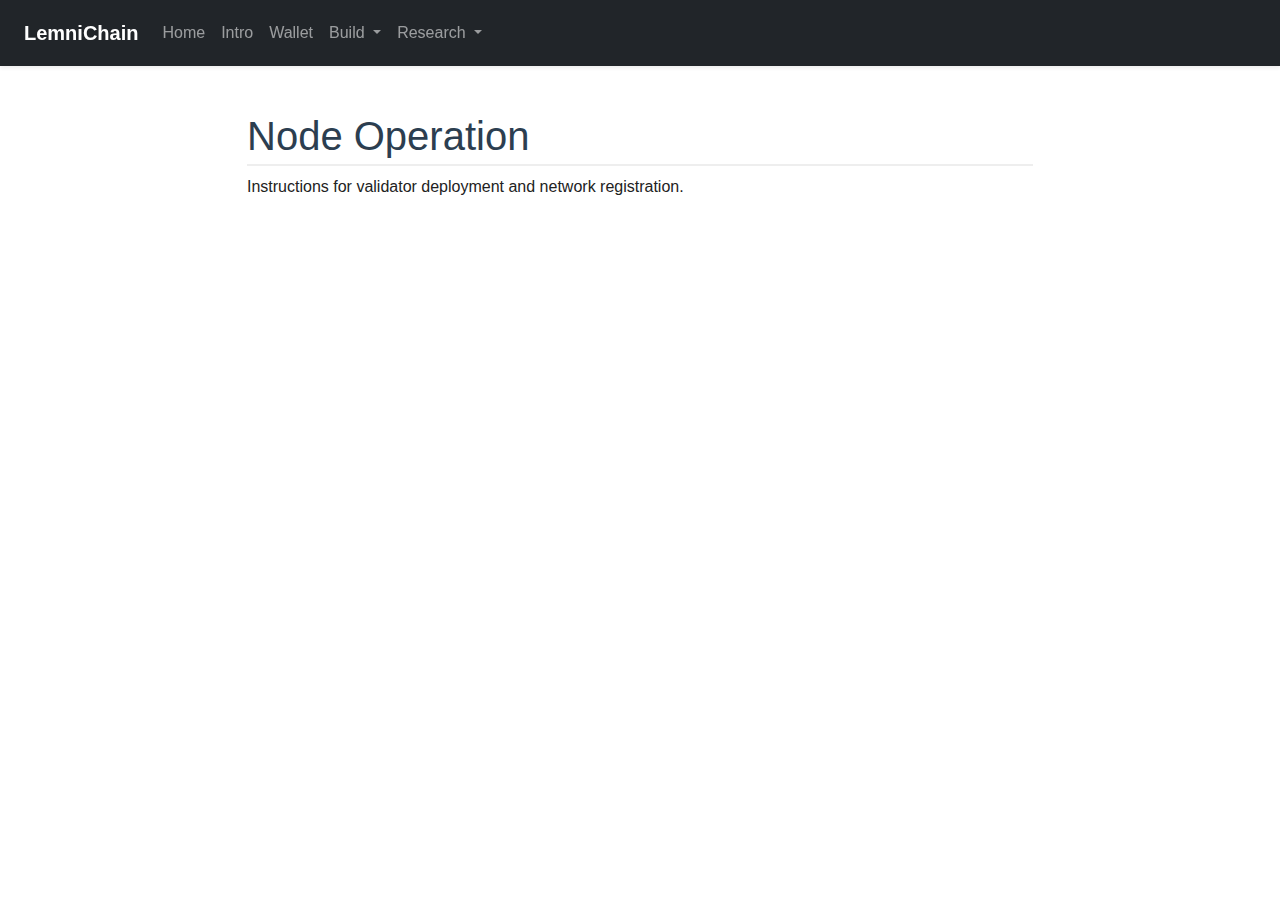
<file: html/node.html>
<!DOCTYPE html>
<html lang="en">
<head>
  <meta charset="UTF-8">
  <meta name="viewport" content="width=device-width, initial-scale=1.0">
  <title>Node Operation – LemniChain</title>

  <!-- Bootstrap CSS -->
  <link href="https://cdn.jsdelivr.net/npm/bootstrap@5.3.0/dist/css/bootstrap.min.css" rel="stylesheet" />

  <!-- Custom styles and scripts -->
  <link rel="stylesheet" href="../style.css">
  <script src="../main.js" defer></script>

  <style>
    body {
      font-family: Arial, sans-serif;
      background-color: #fff;
      color: #222;
      margin: 0;
      padding: 80px 10% 40px; /* Top padding added for fixed navbar */
    }

    main {
      max-width: 850px;
      margin: auto;
    }

    h1 {
      color: #2c3e50;
      border-bottom: 2px solid #eee;
      padding-bottom: 0.25rem;
    }
  </style>
</head>
<body>

  <!-- Dynamic Bootstrap navbar -->
  <div id="navbar-placeholder" class="fixed-top"></div>

  <main>
    <h1>Node Operation</h1>
    <p>Instructions for validator deployment and network registration.</p>
  </main>

  <!-- Bootstrap JS -->
  <script src="https://cdn.jsdelivr.net/npm/bootstrap@5.3.0/dist/js/bootstrap.bundle.min.js"></script>

  <!-- Load shared navbar -->
  <script>
    fetch('navbar.html')
      .then(res => res.text())
      .then(data => {
        document.getElementById('navbar-placeholder').innerHTML = data;
      })
      .catch(err => console.error('Navbar load error:', err));
  </script>

</body>
</html>
</file>
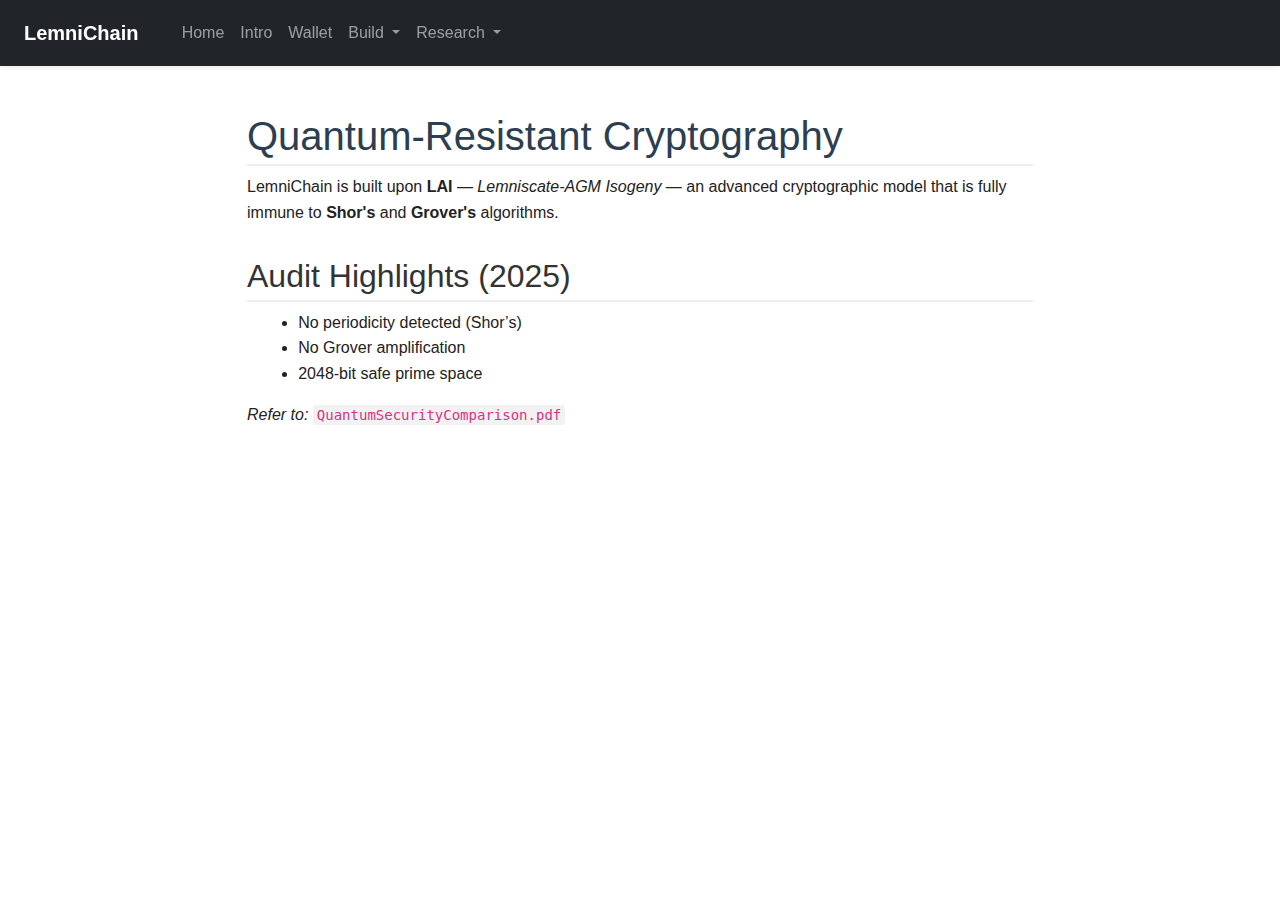
<file: html/quantum.html>
<!DOCTYPE html>
<html lang="en">
<head>
  <meta charset="UTF-8" />
  <meta name="viewport" content="width=device-width, initial-scale=1.0" />
  <title>Quantum Security – LemniChain</title>

  <!-- Bootstrap CSS -->
  <link href="https://cdn.jsdelivr.net/npm/bootstrap@5.3.0/dist/css/bootstrap.min.css" rel="stylesheet" />

  <!-- Custom styles -->
  <link rel="stylesheet" href="../style.css" />

  <style>
    body {
      font-family: Arial, sans-serif;
      background-color: #fff;
      color: #222;
      margin: 0;
      padding: 80px 10% 40px; /* top padding for fixed navbar */
    }

    main {
      max-width: 850px;
      margin: auto;
    }

    h1 {
      color: #2c3e50;
      border-bottom: 2px solid #eee;
      padding-bottom: 0.25rem;
    }

    h2 {
      margin-top: 2rem;
      color: #333;
    }

    ul {
      margin-left: 1.2em;
    }

    code {
      background-color: #f2f2f2;
      padding: 2px 4px;
      font-family: monospace;
      border-radius: 3px;
    }
  </style>
</head>
<body>

  <!-- Dynamic Bootstrap navbar -->
  <div id="navbar-placeholder" class="fixed-top"></div>

  <main>
    <h1>Quantum-Resistant Cryptography</h1>
    <p>
      LemniChain is built upon <strong>LAI</strong> &mdash; <em>Lemniscate-AGM Isogeny</em> &mdash;
      an advanced cryptographic model that is fully immune to
      <strong>Shor's</strong> and <strong>Grover's</strong> algorithms.
    </p>

    <h2>Audit Highlights (2025)</h2>
    <ul>
      <li>No periodicity detected (Shor’s)</li>
      <li>No Grover amplification</li>
      <li>2048-bit safe prime space</li>
    </ul>

    <p><em>Refer to:</em> <code>QuantumSecurityComparison.pdf</code></p>
  </main>

  <!-- Bootstrap JS -->
  <script src="https://cdn.jsdelivr.net/npm/bootstrap@5.3.0/dist/js/bootstrap.bundle.min.js"></script>

  <!-- Load shared navbar -->
  <script>
    fetch('navbar.html')
      .then(res => res.text())
      .then(data => {
        document.getElementById('navbar-placeholder').innerHTML = data;
      })
      .catch(err => console.error('Navbar load error:', err));
  </script>

</body>
</html>
</file>
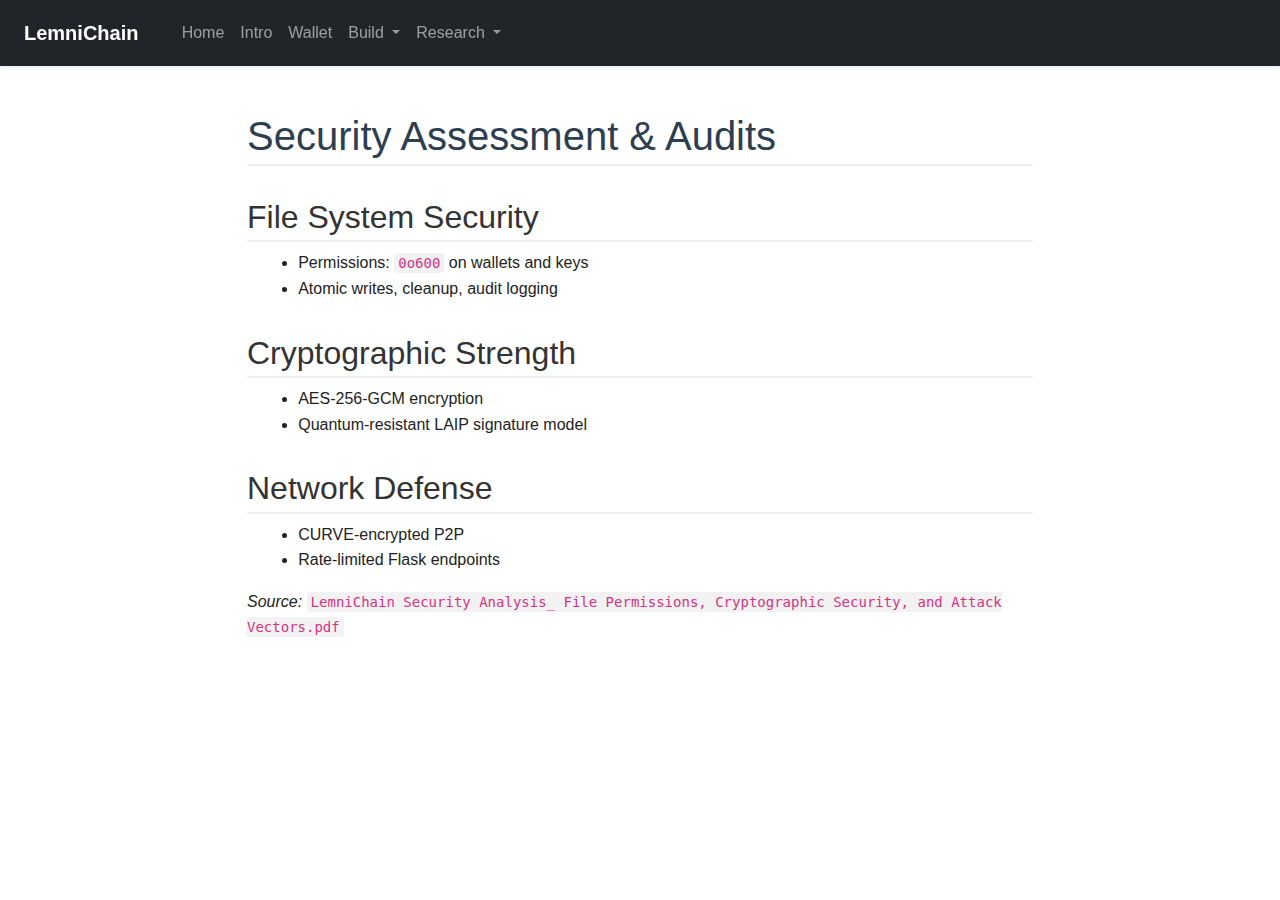
<file: html/security.html>
<!DOCTYPE html>
<html lang="en">
<head>
  <meta charset="UTF-8" />
  <meta name="viewport" content="width=device-width, initial-scale=1.0" />
  <title>Security Audits – LemniChain</title>

  <!-- Bootstrap CSS -->
  <link href="https://cdn.jsdelivr.net/npm/bootstrap@5.3.0/dist/css/bootstrap.min.css" rel="stylesheet" />

  <!-- Custom stylesheet -->
  <link rel="stylesheet" href="../style.css" />

  <style>
    body {
      font-family: Arial, sans-serif;
      background-color: #fff;
      color: #222;
      margin: 0;
      padding: 80px 10% 40px; /* top padding for fixed navbar */
    }

    main {
      max-width: 850px;
      margin: auto;
    }

    h1 {
      color: #2c3e50;
      border-bottom: 2px solid #eee;
      padding-bottom: 0.25rem;
    }

    h2 {
      margin-top: 2rem;
      color: #333;
    }

    ul {
      margin-left: 1.2em;
    }

    code {
      background-color: #f2f2f2;
      padding: 2px 4px;
      font-family: monospace;
      border-radius: 3px;
    }
  </style>
</head>
<body>

  <!-- Dynamic Bootstrap navbar -->
  <div id="navbar-placeholder" class="fixed-top"></div>

  <main>
    <h1>Security Assessment & Audits</h1>

    <h2>File System Security</h2>
    <ul>
      <li>Permissions: <code>0o600</code> on wallets and keys</li>
      <li>Atomic writes, cleanup, audit logging</li>
    </ul>

    <h2>Cryptographic Strength</h2>
    <ul>
      <li>AES-256-GCM encryption</li>
      <li>Quantum-resistant LAIP signature model</li>
    </ul>

    <h2>Network Defense</h2>
    <ul>
      <li>CURVE-encrypted P2P</li>
      <li>Rate-limited Flask endpoints</li>
    </ul>

    <p><em>Source:</em> <code>LemniChain Security Analysis_ File Permissions, Cryptographic Security, and Attack Vectors.pdf</code></p>
  </main>

  <!-- Bootstrap JS -->
  <script src="https://cdn.jsdelivr.net/npm/bootstrap@5.3.0/dist/js/bootstrap.bundle.min.js"></script>

  <!-- Load shared navbar -->
  <script>
    fetch('navbar.html')
      .then(res => res.text())
      .then(data => {
        document.getElementById('navbar-placeholder').innerHTML = data;
      })
      .catch(err => console.error('Navbar load error:', err));
  </script>

</body>
</html>
</file>
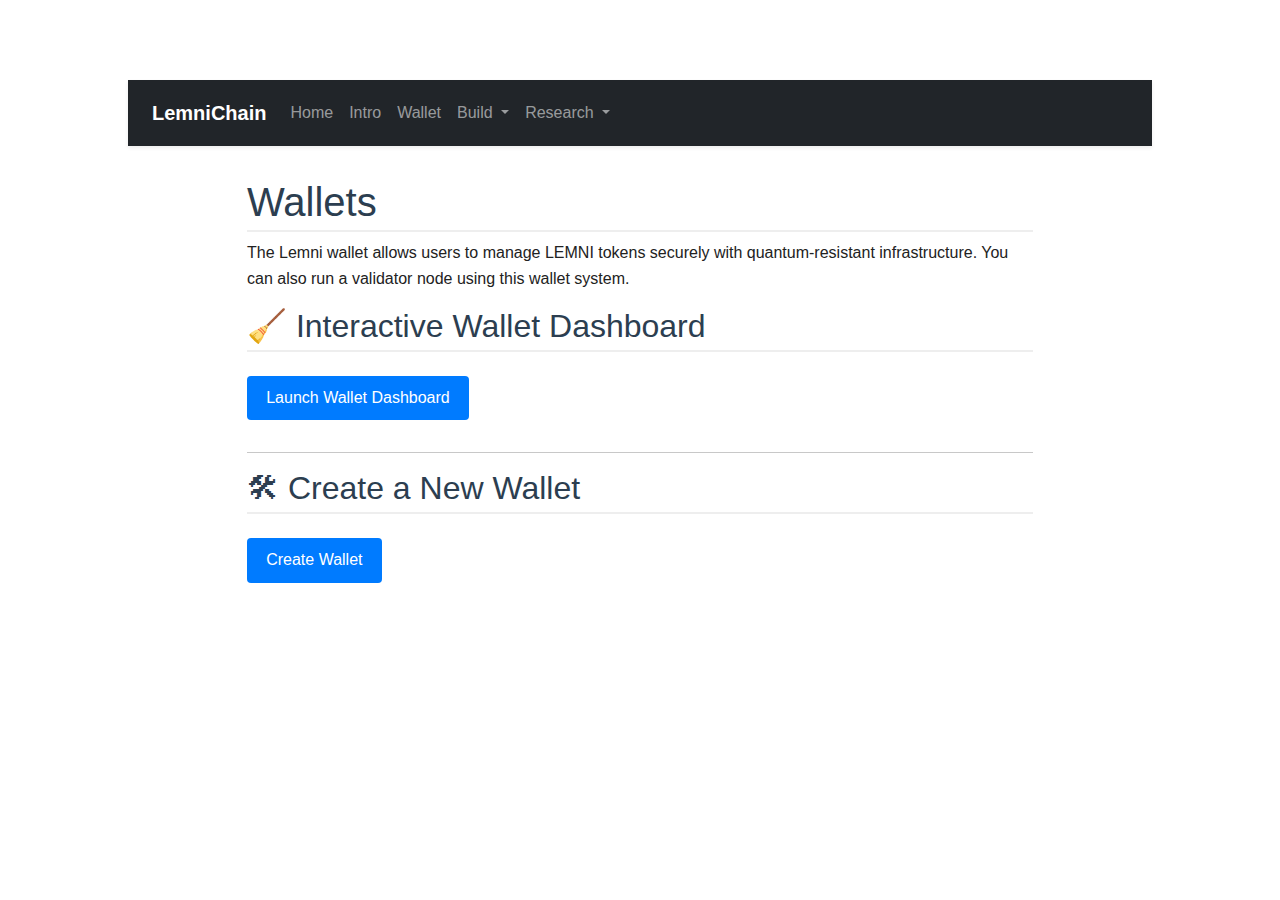
<file: html/wallet.html>
<!DOCTYPE html>
<html lang="en">
<head>
  <meta charset="UTF-8">
  <meta name="viewport" content="width=device-width, initial-scale=1.0">
  <title>Wallet – LemniChain</title>
  
  <!-- Bootstrap CSS -->
  <link href="https://cdn.jsdelivr.net/npm/bootstrap@5.3.0/dist/css/bootstrap.min.css" rel="stylesheet">
  
  <link rel="stylesheet" href="../style.css">
  <script src="../main.js" defer></script>

  <style>
    body {
      font-family: Arial, sans-serif;
      background-color: #fff;
      color: #222;
      margin: 0;
      padding: 80px 10% 40px; /* Add top padding for navbar */
    }
    main {
      max-width: 850px;
      margin: auto;
    }
    h1 {
      color: #2c3e50;
      border-bottom: 2px solid #eee;
      padding-bottom: 0.25rem;
    }
    .button-link {
      display: inline-block;
      margin: 1rem 0;
      padding: 0.6rem 1.2rem;
      background-color: #007bff;
      color: white;
      text-decoration: none;
      border-radius: 4px;
    }
    .button-link:hover {
      background-color: #0056b3;
    }
  </style>
</head>
<body>

  <!-- Load dynamic Bootstrap navbar -->
  <div id="navbar-placeholder"></div>

  <main>
    <h1>Wallets</h1>
    <p>The Lemni wallet allows users to manage LEMNI tokens securely with quantum-resistant infrastructure. You can also run a validator node using this wallet system.</p>

    <h2>🧹 Interactive Wallet Dashboard</h2>
    <p><a href="../lemni_wallet.html" class="button-link">Launch Wallet Dashboard</a></p>

    <hr>

    <h2>🛠 Create a New Wallet</h2>
    <p><a href="../create_wallet.html" class="button-link">Create Wallet</a></p>
  </main>

  <!-- Bootstrap JS Bundle -->
  <script src="https://cdn.jsdelivr.net/npm/bootstrap@5.3.0/dist/js/bootstrap.bundle.min.js"></script>

  <!-- JS to dynamically load navbar -->
  <script>
    fetch('navbar.html')
      .then(res => res.text())
      .then(data => {
        document.getElementById('navbar-placeholder').innerHTML = data;
      });
  </script>

</body>
</html>
</file>
<file: style.css>
/* Base Styles */
body {
  margin: 0;
  font-family: system-ui, sans-serif;
  line-height: 1.6;
  background-color: #fdfdfd;
  color: #222;
}

main {
  padding: 2rem;
  max-width: 960px;
  margin: 0 auto;
}

section {
  margin-bottom: 3rem;
}

h2 {
  color: #2c3e50;
  border-bottom: 2px solid #eee;
  padding-bottom: 0.25rem;
}

/* Navbar */
.navbar {
  background-color: #000;
  color: white;
  padding: 0.75rem 1.5rem;
  position: sticky;
  top: 0;
  z-index: 999;
}

.navbar-container {
  display: flex;
  justify-content: space-between;
  align-items: center;
  max-width: 1200px;
  margin: 0 auto;
}

.navbar-logo {
  font-size: 1.2rem;
  font-weight: bold;
}

.navbar-links {
  list-style: none;
  display: flex;
  gap: 1.5rem;
  margin: 0;
  padding: 0;
}

.navbar-links li {
  position: relative;
  display: flex;
  align-items: center;
}

.navbar-links a {
  text-decoration: none;
  color: white;
  font-weight: 500;
}

.navbar-links a:hover {
  text-decoration: underline;
}

/* Dropdown Parent */
.dropdown {
  position: relative;
}

/* Dropdown Menu */
.dropdown-menu {
  display: none;
  position: absolute;
  top: 2rem;
  left: 0;
  background-color: #222;
  color: white;
  list-style: none;
  padding: 0.5rem 0;
  min-width: 150px;
  border: 1px solid #444;
  box-shadow: 0 4px 8px rgba(0,0,0,0.2);
  z-index: 1000;
}

.dropdown-menu li {
  padding: 0.5rem 1rem;
  white-space: nowrap;
}

.dropdown-menu li a {
  color: white;
  text-decoration: none;
  display: block;
}

.dropdown-menu li:hover {
  background-color: #444;
}

/* Trigger Dropdown on Hover */
.dropdown:hover .dropdown-menu,
.dropdown-label:hover + .dropdown-menu,
.dropdown-menu:hover {
  display: block;
}

/* Dropdown Label */
.dropdown-label {
  color: white;
  font-weight: 500;
  padding: 0.5rem 0;
  display: inline-block;
  cursor: pointer;
}

/* Hero Section */
.hero {
  text-align: center;
  background: linear-gradient(to bottom, #111, #222);
  padding: 3rem 1rem;
}

.hero-logo {
  max-width: 400px;
  width: 80%;
  height: auto;
  margin-top: 1rem;
}

/* Homepage Fullscreen Fix */
body.homepage {
  background-color: #000;
  height: 100vh;
  overflow: hidden;
}

.hero {
  height: 100vh;
  display: flex;
  align-items: center;
  justify-content: center;
  padding: 0;
}

.hero-logo {
  max-height: 100%;
  max-width: 100%;
  object-fit: contain;
  margin: 0;
}
</file>
